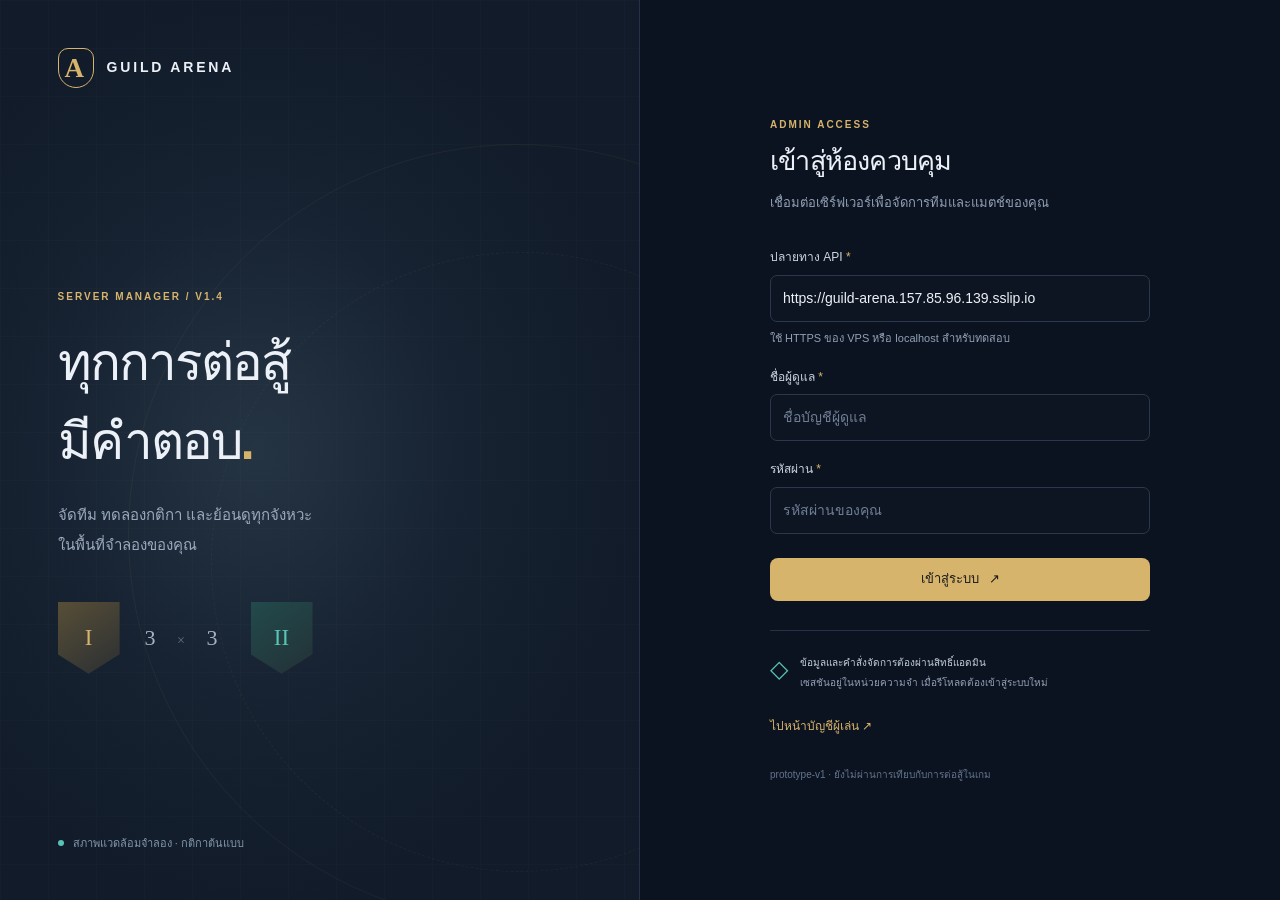
<file: index.html>
<!doctype html>
<html lang="th">
<head>
  <meta charset="utf-8">
  <meta name="viewport" content="width=device-width, initial-scale=1">
  <meta name="color-scheme" content="dark">
  <meta name="description" content="Guild Arena — ระบบจัดการทีมจำลองและทดลองการต่อสู้ 3 ต่อ 3 สำหรับผู้ดูแล">
  <meta name="referrer" content="no-referrer">
  <title>Guild Arena · Server Manager</title>
  <link rel="icon" href="data:image/svg+xml,%3Csvg xmlns='http://www.w3.org/2000/svg' viewBox='0 0 64 64'%3E%3Crect width='64' height='64' rx='16' fill='%230c1421'/%3E%3Cpath d='M32 9 51 17v16c0 10-11 18-19 22C24 51 13 43 13 33V17z' fill='none' stroke='%23d7b46b' stroke-width='4'/%3E%3Cpath d='m24 40 8-20 8 20m-13-7h10' fill='none' stroke='%23d7b46b' stroke-width='3'/%3E%3C/svg%3E">
  <link rel="stylesheet" href="./styles.css">
  <script type="module" src="./app.js"></script>
</head>
<body>
  <a class="skip-link" href="#main-content">ข้ามไปยังเนื้อหา</a>
  <div id="notifications" class="notifications" aria-live="polite" aria-atomic="false"></div>
  <section id="login-screen" class="login-screen" aria-label="เข้าสู่ระบบผู้ดูแล">
    <div class="login-art" aria-hidden="true">
      <div class="orbit orbit-one"></div><div class="orbit orbit-two"></div>
      <div class="login-brand"><span class="brand-emblem">A</span><span>GUILD ARENA</span></div>
      <div class="login-intro"><span class="eyebrow">SERVER MANAGER / V1.4</span><h1>ทุกการต่อสู้<br>มีคำตอบ<span class="gold">.</span></h1><p>จัดทีม ทดลองกติกา และย้อนดูทุกจังหวะ<br>ในพื้นที่จำลองของคุณ</p><div class="arena-mark"><div class="fighter fighter-a">I</div><span>3 <i>×</i> 3</span><div class="fighter fighter-b">II</div></div></div>
      <div class="login-footer"><span class="small-dot"></span> สภาพแวดล้อมจำลอง · กติกาต้นแบบ</div>
    </div>
    <div class="login-panel"><div class="login-card">
      <div class="mobile-brand"><span class="brand-emblem">A</span> GUILD ARENA</div>
      <span class="eyebrow">ADMIN ACCESS</span><h2>เข้าสู่ห้องควบคุม</h2><p class="muted login-subtitle">เชื่อมต่อเซิร์ฟเวอร์เพื่อจัดการทีมและแมตช์ของคุณ</p>
      <form id="login-form">
        <label for="api-url">ปลายทาง API <span class="required">*</span></label><input id="api-url" type="url" placeholder="https://arena-api.example.com" autocomplete="url" required spellcheck="false"><p class="field-help">ใช้ HTTPS ของ VPS หรือ localhost สำหรับทดสอบ</p>
        <label for="username">ชื่อผู้ดูแล <span class="required">*</span></label><input id="username" autocomplete="username" required maxlength="100" placeholder="ชื่อบัญชีผู้ดูแล">
        <label for="password">รหัสผ่าน <span class="required">*</span></label><input id="password" type="password" autocomplete="current-password" required placeholder="รหัสผ่านของคุณ">
        <p id="login-error" class="inline-error" role="alert" hidden></p>
        <button id="login-button" class="button primary wide" type="submit">เข้าสู่ระบบ <span aria-hidden="true">↗</span></button>
      </form>
      <div class="login-note"><span class="lock-icon" aria-hidden="true">◇</span><p>ข้อมูลและคำสั่งจัดการต้องผ่านสิทธิ์แอดมิน<br><span class="muted">เซสชันอยู่ในหน่วยความจำ เมื่อรีโหลดต้องเข้าสู่ระบบใหม่</span></p></div>
      <p class="player-entry"><a href="./player.html">ไปหน้าบัญชีผู้เล่น ↗</a></p><p class="prototype-note">prototype-v1 · ยังไม่ผ่านการเทียบกับการต่อสู้ในเกม</p>
    </div></div>
  </section>

  <div id="app-shell" class="app-shell" hidden>
    <aside class="sidebar" aria-label="เมนูหลัก">
      <a class="brand" href="#overview"><span class="brand-emblem">A</span><span>GUILD ARENA<small>SERVER MANAGER</small></span></a>
      <div class="workspace-label"><span class="small-dot"></span> พื้นที่ทดลอง <span class="version">V1.4</span></div>
      <p class="nav-label">ห้องควบคุม</p>
      <nav id="navigation">
        <a href="#overview" data-route="overview" class="nav-link active"><span class="nav-icon" aria-hidden="true">▦</span>ภาพรวม<span class="nav-chevron">›</span></a>
        <a href="#teams" data-route="teams" class="nav-link"><span class="nav-icon" aria-hidden="true">♧</span>ทีมจำลอง</a>
        <a href="#match" data-route="match" class="nav-link"><span class="nav-icon" aria-hidden="true">⚔</span>เริ่มการต่อสู้</a>
        <a href="#batches" data-route="batches" class="nav-link"><span class="nav-icon" aria-hidden="true">▥</span>ชุดทดลองและเปรียบเทียบ</a>
        <a href="#history" data-route="history" class="nav-link"><span class="nav-icon" aria-hidden="true">◷</span>ประวัติแมตช์</a>
        <a href="#replay" data-route="replay" class="nav-link"><span class="nav-icon" aria-hidden="true">▷</span>Snapshot และรีเพลย์</a>
        <p class="nav-label nav-label-secondary">ระบบเซิร์ฟเวอร์</p>
        <a href="#runners" data-route="runners" class="nav-link"><span class="nav-icon" aria-hidden="true">⇥</span>เชื่อมตัวรัน</a>
        <a href="#jobs" data-route="jobs" class="nav-link"><span class="nav-icon" aria-hidden="true">⇄</span>คิวและข้อผิดพลาด</a>
        <a href="#backups" data-route="backups" class="nav-link"><span class="nav-icon" aria-hidden="true">▤</span>สำรองและกู้คืน</a>
        <a href="#players" data-route="players" class="nav-link"><span class="nav-icon" aria-hidden="true">♙</span>บัญชีผู้เล่น</a>
        <a href="#security" data-route="security" class="nav-link"><span class="nav-icon" aria-hidden="true">◇</span>บัญชีและความปลอดภัย</a>
      </nav>
      <div class="sidebar-bottom"><div class="prototype-card"><span class="tiny-tag">SIMULATION ONLY</span><p>กติกาการต่อสู้ต้นแบบ</p><small>ใช้ข้อมูลจำลองทั้งหมด<br>ยังไม่เชื่อมกับข้อมูลเกมจริง</small></div><div class="admin-row"><span class="avatar" aria-hidden="true">A</span><div><strong id="admin-name">ผู้ดูแล</strong><small>ผู้ดูแลระบบ</small></div><button id="logout-button" type="button" class="icon-button" aria-label="ออกจากระบบ" title="ออกจากระบบ">↪</button></div></div>
    </aside>
    <div class="main-wrap">
      <header class="topbar"><div class="breadcrumb">พื้นที่ทำงาน <span>/</span> <strong id="breadcrumb-current">ภาพรวม</strong></div><div class="topbar-right"><span id="connection-badge" class="connection-badge"><span class="small-dot"></span><span>กำลังตรวจสอบ</span></span><button id="refresh-button" class="icon-button" title="โหลดข้อมูลใหม่" aria-label="โหลดข้อมูลใหม่">↻</button><button id="topbar-logout-button" class="icon-button mobile-logout" title="ออกจากระบบ" aria-label="ออกจากระบบ">↪</button></div></header>
      <main id="main-content" tabindex="-1">
        <div class="page-heading"><div><p class="eyebrow" id="page-eyebrow">CONTROL CENTER</p><h1 id="page-title">ภาพรวมเซิร์ฟเวอร์</h1><p id="page-description" class="muted">สถานะระบบและการทดลองต่อสู้ในพื้นที่เดียว</p></div><div class="heading-meta"><span id="page-badge" class="tiny-tag">PROTOTYPE V1</span><small id="last-updated">ยังไม่ได้โหลดข้อมูล</small></div></div>
        <p id="page-error" class="inline-error" role="alert" hidden></p>
        <p id="page-loading" class="loading-line" role="status" hidden>กำลังโหลดข้อมูลจากเซิร์ฟเวอร์…</p>

        <section id="view-overview" class="view" aria-label="ภาพรวม">
          <div class="overview-banner"><div><span class="eyebrow">THE ARENA IS YOUR LAB</span><h2>ทดลอง วัดผล แล้วปรับทีม</h2><p>จัดทีม 3 ตัวละคร ล็อก seed และกติกา<br>เพื่อให้ทุกการทดสอบย้อนตรวจได้</p><a class="button primary" href="#match">เริ่มการต่อสู้ <span aria-hidden="true">↗</span></a></div><div class="banner-arena" aria-hidden="true"><span class="arena-ring"></span><span class="arena-number">3<span>VS</span>3</span><span class="arena-caption">GUILD / ARENA</span></div></div>
          <div class="metric-grid"><article class="metric-card"><span class="metric-icon">◉</span><p>สถานะ API</p><strong id="metric-api">—</strong><small id="metric-api-caption">รอข้อมูลจากเซิร์ฟเวอร์</small></article><article class="metric-card"><span class="metric-icon teal">⇄</span><p>สถานะ Worker</p><strong id="metric-worker">—</strong><small id="metric-worker-caption">รอข้อมูลจากเซิร์ฟเวอร์</small></article><article class="metric-card"><span class="metric-icon">◷</span><p>งานในคิว</p><strong id="metric-queue">—</strong><small>รอประมวลผลและกำลังทำงาน</small></article><article class="metric-card"><span class="metric-icon teal">⚔</span><p>แมตช์ทั้งหมด</p><strong id="metric-matches">—</strong><small>ตามข้อมูลที่ API ส่งกลับ</small></article></div>
          <div class="overview-grid"><article class="panel"><div class="panel-heading"><div><span class="eyebrow">RECENT ACTIVITY</span><h2>แมตช์ล่าสุด</h2></div><a href="#history" class="text-link">ดูทั้งหมด ↗</a></div><div id="recent-matches"></div></article><article class="panel system-panel"><div class="panel-heading"><div><span class="eyebrow">SYSTEM</span><h2>การเชื่อมต่อ</h2></div></div><dl class="details-list"><div><dt>ปลายทาง API</dt><dd id="overview-endpoint" class="mono break-word">—</dd></div><div><dt>รูปแบบทีม</dt><dd>schemaVersion 1 · 3 ตัวละคร</dd></div><div><dt>กติกาที่ใช้</dt><dd class="mono">prototype-v1</dd></div><div><dt>ขอบเขตข้อมูล</dt><dd>ข้อมูลจำลอง</dd></div></dl><details class="raw-details"><summary>ข้อมูลสถานะจาก API</summary><pre id="raw-status" class="json-output">ยังไม่มีข้อมูล</pre></details></article></div>
          <div class="overview-grid spaced-panel"><article class="panel"><div class="panel-heading"><div><span class="eyebrow">STORAGE HEALTH</span><h2>พื้นที่จัดเก็บ</h2></div></div><div id="storage-summary" class="storage-grid"><p class="muted small-text">รอข้อมูลจาก API</p></div></article><article class="panel"><div class="panel-heading"><div><span class="eyebrow">ATTENTION</span><h2>การแจ้งเตือนระบบ</h2></div></div><div id="system-alerts"><p class="muted small-text">รอข้อมูลจาก API</p></div></article></div>
        </section>

        <section id="view-teams" class="view" aria-label="ทีมจำลอง" hidden>
          <div class="split-grid"><article class="panel"><div class="panel-heading"><div><span class="eyebrow">ROSTER</span><h2>ทีมของคุณ <span id="team-count" class="count-badge">0</span></h2></div><button id="new-team-button" class="button secondary small" type="button">+ ทีมใหม่</button></div><div id="team-list"></div></article><article class="panel"><div class="panel-heading"><div><span class="eyebrow">TEAM EDITOR</span><h2 id="team-editor-title">สร้างทีมจำลอง</h2></div><span id="team-revision" class="tiny-tag">SCHEMA V1</span></div><div class="info-box">ทีมหนึ่งมี 3 ตัวละคร ตำแหน่ง 1–3 ไม่ซ้ำกัน กำหนดสเตตัส อุปกรณ์ และสกิลผ่าน JSON ด้านล่าง</div><div class="button-row sample-actions"><button id="sample-a-button" class="button secondary small" type="button">ใส่ตัวอย่างทีม A</button><button id="sample-b-button" class="button secondary small" type="button">ใส่ตัวอย่างทีม B</button></div><p class="field-help">ปุ่มตัวอย่างเติมแบบฟอร์มเท่านั้น กดบันทึกเพื่อสร้างข้อมูลบนเซิร์ฟเวอร์</p><form id="team-form"><label for="team-json">ข้อมูลทีม JSON</label><textarea id="team-json" class="code-editor" rows="22" required spellcheck="false" aria-describedby="team-help"></textarea><p id="team-help" class="field-help">skills รองรับ strike, power-strike, heal · สเตตัสและอุปกรณ์ใช้จำนวนเต็ม</p><p id="team-error" class="inline-error" role="alert" hidden></p><div class="form-footer"><span class="muted small-text">API ตรวจข้อมูลก่อนบันทึกทุกครั้ง</span><button id="save-team-button" class="button primary" type="submit">บันทึกทีม</button></div></form><details class="raw-details"><summary>ดูรูปแบบข้อมูลและข้อกำหนด</summary><p class="field-help">schemaVersion: 1 · name · characters จำนวน 3 รายการ แต่ละรายการมี id, name, position, stats { hp, attack, defense, speed }, equipment { weaponAttack, armorDefense, bonusHp } และ skills [{ id }] ข้อจำกัดค่าตัวเลขทั้งหมดตรวจซ้ำโดย Backend</p></details></article></div>
        </section>

        <section id="view-match" class="view" aria-label="เริ่มการต่อสู้" hidden>
          <div class="match-layout"><article class="panel match-panel"><div class="panel-heading"><div><span class="eyebrow">NEW SIMULATION</span><h2>จับคู่การต่อสู้</h2></div><span class="tiny-tag">3 × 3</span></div><form id="match-form"><div class="matchup"><div class="team-slot"><span class="side-label">ฝ่าย A</span><div class="slot-emblem gold-emblem" aria-hidden="true">I</div><label for="team-a">ทีมฝ่าย A</label><select id="team-a" required><option value="">เลือกทีม</option></select><p id="team-a-info" class="field-help">เลือกทีมที่บันทึกไว้</p></div><span class="versus" aria-hidden="true">VS</span><div class="team-slot"><span class="side-label">ฝ่าย B</span><div class="slot-emblem teal-emblem" aria-hidden="true">II</div><label for="team-b">ทีมฝ่าย B</label><select id="team-b" required><option value="">เลือกทีม</option></select><p id="team-b-info" class="field-help">เลือกทีมที่บันทึกไว้</p></div></div><div class="seed-row"><div><label for="battle-seed">Seed</label><div class="input-action"><input id="battle-seed" type="text" inputmode="numeric" pattern="[0-9]+" required maxlength="10" placeholder="0–4294967295"><button id="random-seed-button" class="button secondary" type="button">สุ่ม seed</button></div><p class="field-help">จำนวนเต็ม 0–4294967295 ใช้ล็อกลำดับการสุ่ม</p></div><div><label for="rules-version">เวอร์ชันกติกา</label><input id="rules-version" value="prototype-v1" readonly><p class="field-help">สูตรต้นแบบ ยังไม่ใช่สูตรที่ยืนยันจากเกม</p></div></div><p id="match-error" class="inline-error" role="alert" hidden></p><div class="form-footer"><button id="new-command-button" class="button secondary" type="button">เริ่มคำสั่งใหม่</button><button id="start-match-button" class="button primary" type="submit">เริ่มการต่อสู้ <span aria-hidden="true">↗</span></button></div></form><div id="submitted-match" class="submitted-match" hidden></div></article><aside class="panel info-panel"><span class="eyebrow">REPRODUCIBLE BY DESIGN</span><h2>ทดสอบอย่างตรวจสอบได้</h2><ol class="steps-list"><li><span>01</span><div><strong>เลือกข้อมูลทีม</strong><p>ใช้ revision ที่แสดง และล็อก snapshot ก่อนเริ่ม</p></div></li><li><span>02</span><div><strong>ส่งผ่านคิว</strong><p>ติดตามสถานะรอ ทำงาน สำเร็จ หรือล้มเหลว</p></div></li><li><span>03</span><div><strong>ย้อนดูผล</strong><p>เปิด snapshot และตรวจการจำลองซ้ำด้วยกติกาเดิม</p></div></li></ol><div class="info-box">หากเครือข่ายขัดข้อง ให้ส่งข้อมูลเดิมอีกครั้ง หน้าเว็บจะใช้รหัสคำสั่งเดิม เพื่อไม่สร้างแมตช์ซ้ำ</div></aside></div>
        </section>

        <section id="view-batches" class="view" aria-label="ชุดทดลองและเปรียบเทียบ" hidden>
          <article class="panel"><div class="panel-heading"><div><span class="eyebrow">BATCH EXPERIMENTS</span><h2>ทดสอบหลาย seed ในครั้งเดียว</h2></div><span class="tiny-tag">สูงสุด 100 แมตช์ / ชุด</span></div><div class="info-box">แต่ละชุดล็อก snapshot และ revision ของทีม ใช้ seed ต่อเนื่องจากค่าที่กำหนด สถิติจะสมบูรณ์เมื่อทุกแมตช์สำเร็จ ค่าที่แสดงระหว่างประมวลผลเป็นผลเบื้องต้น</div><p id="batch-queue-warning" class="queue-note">กำลังตรวจสถานะคิว…</p>
          <form id="batch-form"><div class="batch-form-grid"><div class="full-span"><label for="batch-name">ชื่อชุดทดลอง</label><input id="batch-name" required maxlength="80" placeholder="เช่น เปรียบเทียบทีมอรุณกับอสูร รอบ 1"></div><div><label for="batch-team-a">ทีมฝ่าย A</label><select id="batch-team-a" required><option value="">เลือกทีม</option></select><p id="batch-team-a-info" class="field-help">เลือกทีมที่บันทึกไว้</p></div><div><label for="batch-team-b">ทีมฝ่าย B</label><select id="batch-team-b" required><option value="">เลือกทีม</option></select><p id="batch-team-b-info" class="field-help">เลือกทีมที่บันทึกไว้</p></div><div><label for="batch-start-seed">Seed เริ่มต้น</label><div class="input-action"><input id="batch-start-seed" inputmode="numeric" pattern="[0-9]+" maxlength="10" required placeholder="0–4294967295"><button id="batch-random-seed-button" class="button secondary" type="button">สุ่ม seed</button></div><p class="field-help">seed สุดท้ายต้องไม่เกิน 4294967295</p></div><div><label for="batch-count">จำนวนแมตช์</label><input id="batch-count" type="number" min="1" max="100" step="1" value="10" required><p class="field-help">1–100 แมตช์ · กติกา prototype-v1</p></div></div><p id="batch-error" class="inline-error" role="alert" hidden></p><div class="form-footer"><button id="batch-new-command-button" class="button secondary" type="button">เริ่มคำสั่งชุดใหม่</button><button id="start-batch-button" class="button primary" type="submit">เริ่มชุดทดลอง ↗</button></div></form><div id="batch-submitted" class="submitted-match" hidden></div></article>
          <article class="panel spaced-panel"><div class="panel-heading"><div><span class="eyebrow">EXPERIMENT HISTORY</span><h2>ชุดทดลองของคุณ</h2></div><span class="tiny-tag">อัปเดตทุก 15 วินาที</span></div><div id="batch-list"></div></article>
          <article id="batch-detail-panel" class="panel spaced-panel" hidden><div class="panel-heading"><div><span class="eyebrow">EXPERIMENT DETAIL</span><h2 id="batch-detail-title">รายละเอียดชุดทดลอง</h2></div><div class="button-row"><button id="batch-rerun-button" class="button secondary small" type="button">ทดลองซ้ำ Snapshot เดิม</button><button id="batch-csv-button" class="button secondary small" type="button">ดาวน์โหลด CSV</button></div></div><p id="batch-provisional" class="info-box" hidden></p><div id="batch-detail-meta" class="snapshot-meta"></div><div id="batch-summary" class="batch-summary"></div><p class="field-help">อัตราชนะและรอบเฉลี่ยคำนวณจากแมตช์ที่สำเร็จตามข้อมูลของ API การทดลองซ้ำใช้ snapshot เดิม แม้ทีมปัจจุบันถูกแก้ไขแล้ว</p><div id="batch-matches" class="bounded-table"></div></article>
          <article class="panel spaced-panel"><div class="panel-heading"><div><span class="eyebrow">SIDE BY SIDE</span><h2>เปรียบเทียบสองชุดทดลอง</h2></div></div><form id="batch-compare-form" class="compare-form"><div><label for="compare-batch-a">ชุดที่ 1</label><select id="compare-batch-a" required><option value="">เลือกชุดทดลอง</option></select></div><div><label for="compare-batch-b">ชุดที่ 2</label><select id="compare-batch-b" required><option value="">เลือกชุดทดลอง</option></select></div><button id="compare-batches-button" class="button primary" type="submit">เปรียบเทียบ</button></form><div id="batch-comparison"></div></article>
        </section>

        <section id="view-history" class="view" aria-label="ประวัติแมตช์" hidden><article class="panel"><div class="panel-heading"><div><span class="eyebrow">BATTLE RECORDS</span><h2>ประวัติการต่อสู้</h2></div><label class="filter-label" for="match-filter">แสดง<select id="match-filter"><option value="all">ทุกสถานะ</option><option value="queued">รอประมวลผล</option><option value="running">กำลังทำงาน</option><option value="succeeded">สำเร็จ</option><option value="failed">ล้มเหลว</option></select></label></div><div id="match-history"></div></article><article id="match-detail-panel" class="panel spaced-panel" hidden><div class="panel-heading"><div><span class="eyebrow">MATCH DETAIL</span><h2>รายละเอียดแมตช์</h2></div><button id="detail-replay-button" class="button secondary small" type="button">เปิดรีเพลย์ ↗</button></div><div id="match-detail"></div></article></section>

        <section id="view-replay" class="view" aria-label="Snapshot และรีเพลย์" hidden><article class="panel"><div class="panel-heading"><div><span class="eyebrow">SNAPSHOT EXPLORER</span><h2>ย้อนดูทุกเหตุการณ์</h2></div></div><form id="snapshot-form" class="lookup-form"><div><label for="snapshot-id">รหัสแมตช์</label><input id="snapshot-id" class="mono" required placeholder="กรอกรหัสแมตช์ หรือเลือกจากประวัติ"></div><button id="load-snapshot-button" class="button primary" type="submit">เปิด Snapshot</button></form><div class="info-box">หน้านี้เล่นลำดับเหตุการณ์ที่บันทึกไว้ ปุ่มตรวจผลซ้ำใช้ snapshot, seed และเวอร์ชันที่ล็อกไว้ งานตัวรันแสดงข้อมูลตามสัญญาของตัวรัน ส่วนแมตช์ต้นแบบใช้กติกา prototype-v1</div><div id="snapshot-empty" class="empty-state"><span class="empty-icon" aria-hidden="true">▷</span><h3>เลือกแมตช์เพื่อเริ่มสำรวจ</h3><p>ดูเหตุการณ์และผลจาก snapshot โดยแสดงตามชนิดของงาน</p></div><div id="snapshot-content" hidden><p id="snapshot-kind-notice" class="info-box" hidden></p><div id="snapshot-meta" class="snapshot-meta"></div><div class="playback"><div class="playback-controls"><button id="previous-event-button" class="icon-button" type="button" aria-label="เหตุการณ์ก่อนหน้า">❮</button><button id="play-events-button" class="button secondary small" type="button">เล่นเหตุการณ์</button><button id="next-event-button" class="icon-button" type="button" aria-label="เหตุการณ์ถัดไป">❯</button><span id="event-position" class="mono">0 / 0</span></div><input id="event-range" type="range" min="0" max="0" value="0" aria-label="ตำแหน่งเหตุการณ์"><div id="current-event" class="current-event"></div></div><div class="button-row snapshot-actions"><button id="replay-check-button" class="button primary" type="button">ตรวจผลการจำลองซ้ำ</button><button id="download-snapshot-button" class="button secondary" type="button">ดาวน์โหลด Snapshot</button></div><div id="replay-check-result" class="check-result" role="status" hidden></div><div id="event-table"></div><details class="raw-details"><summary>ดู Snapshot JSON และค่า hash</summary><pre id="snapshot-json" class="json-output"></pre></details></div></article></section>

        <section id="view-runners" class="view" aria-label="เชื่อมตัวรัน" hidden>
          <div class="runner-handoff"><span id="runner-handoff-tag" class="tiny-tag">GAME RUNNER · ตรวจทะเบียน</span><h2 id="runner-handoff-title">สถานะตัวรันเกมจากเซิร์ฟเวอร์</h2><p id="runner-handoff-description">กำลังอ่านสถานะการติดตั้งและความพร้อมจาก API</p></div>
          <div class="runner-overview-grid"><article class="panel"><div class="panel-heading"><div><span class="eyebrow">RUNNER READINESS</span><h2>ความพร้อมรับงาน</h2></div></div><div id="runner-readiness"><p class="muted small-text">รอข้อมูลจาก API</p></div></article><article class="panel"><div class="panel-heading"><div><span class="eyebrow">REGISTERED RUNNERS</span><h2>ทะเบียนตัวรัน</h2></div></div><div id="runner-registry"><p class="muted small-text">รอข้อมูลจาก API</p></div></article></div>
          <article class="panel spaced-panel"><div class="panel-heading"><div><span class="eyebrow">MANAGER FIXTURE</span><h2>ทดสอบช่องทางรับส่งข้อมูล</h2></div><span class="tiny-tag">TEST ONLY · ไม่มีการต่อสู้</span></div><div class="info-box">โหลดคำขอตัวอย่างจาก API แล้วส่ง JSON ตามสัญญาของตัวรัน ทีมในสัญญารองรับ 1–3 ตัวละครต่อฝ่าย ข้อมูลเกมที่ส่งมาเก็บตามต้นฉบับ โดย Dashboard ไม่ตีความสกิล สเตตัส อุปกรณ์ หรือแผนที่</div><p id="runner-fixture-status" class="queue-note">ยังไม่ได้โหลดทะเบียนตัวรัน</p><div class="button-row sample-actions"><button id="runner-load-fixture-button" class="button secondary" type="button">โหลดคำขอ Fixture จาก API</button></div><p class="field-help">โหลดตัวอย่างจะเติมแบบฟอร์มเท่านั้น ตัวทดสอบเริ่มต้นปิดใช้งาน ต้องเปิดพร้อมยืนยันในทะเบียนก่อนส่งงาน</p><form id="runner-request-form"><label for="runner-request-json">คำขอ JSON</label><textarea id="runner-request-json" class="code-editor runner-code-editor" rows="20" required spellcheck="false" placeholder="กดโหลดคำขอ Fixture จาก API เพื่อเริ่ม"></textarea><p id="runner-request-error" class="inline-error" role="alert" hidden></p><div class="form-footer"><button id="runner-new-command-button" class="button secondary" type="button">เริ่มคำสั่งทดสอบใหม่</button><button id="runner-submit-button" class="button primary" type="submit">ส่งงานทดสอบ ↗</button></div></form><div id="runner-submitted" class="submitted-match" hidden></div></article>
          <article id="runner-result-panel" class="panel spaced-panel" hidden><div class="panel-heading"><div><span class="eyebrow">RUNNER RESPONSE</span><h2>ผลการทดสอบล่าสุด</h2></div><span class="tiny-tag">TEST ONLY</span></div><div id="runner-result-meta" class="snapshot-meta"></div><div class="button-row"><button id="runner-result-history-button" class="button secondary small" type="button">เปิดรายละเอียดงาน</button><button id="runner-result-replay-button" class="button secondary small" type="button">เปิด Snapshot / เหตุการณ์</button></div><details class="raw-details" open><summary>Result จากตัวรัน</summary><pre id="runner-result-json" class="json-output"></pre></details><details class="raw-details"><summary>ข้อมูลตอบกลับทั้งหมด</summary><pre id="runner-match-json" class="json-output"></pre></details></article>
        </section>

        <section id="view-jobs" class="view" aria-label="คิวและข้อผิดพลาด" hidden><div class="info-box page-info">ลองใหม่ได้เฉพาะงานที่ล้มเหลว โดยใช้แมตช์และ snapshot เดิม ประวัติข้อผิดพลาดจะแสดงตามข้อมูลจาก API</div><article class="panel"><div class="panel-heading"><div><span class="eyebrow">JOB QUEUE</span><h2>งานประมวลผล</h2></div><span class="tiny-tag">AUTO REFRESH · 15S</span></div><div id="jobs-list"></div></article></section>

        <section id="view-backups" class="view" aria-label="สำรองและกู้คืน" hidden><div class="info-box page-info">Backup ใช้กู้ข้อมูลระบบ ส่วน battle snapshot ใช้ตรวจการต่อสู้ การกู้คืนทดสอบทำในฐานแยก สถานะตารางอัตโนมัติ การเก็บสำเนา และ Google Drive ด้านล่างอ่านจากเซิร์ฟเวอร์ การลบตามนโยบายจำกัดเฉพาะ Backup ที่ระบบนี้บันทึกไว้ ตาราง Backup ใน VPS ทำงานได้อิสระ การส่งสำเนา Google Drive ต้องเปิด Codex app และเชื่อม Drive อยู่</div><article class="panel"><div class="panel-heading"><div><span class="eyebrow">DATABASE BACKUPS</span><h2>ข้อมูลสำรอง</h2></div><button id="create-backup-button" class="button primary small" type="button">+ สร้าง Backup</button></div><div id="backups-list"></div></article><article class="panel spaced-panel"><div class="panel-heading"><div><span class="eyebrow">RESTORE VERIFICATION</span><h2>ประวัติทดสอบกู้คืน</h2></div></div><div id="restore-tests-list"></div></article><article class="panel spaced-panel"><div class="panel-heading"><div><span class="eyebrow">BACKUP POLICY</span><h2>ตารางและนโยบายสำรองข้อมูล</h2></div></div><div id="backup-policy"><p class="muted small-text">รอข้อมูลจาก API</p></div></article><article class="panel spaced-panel"><div class="panel-heading"><div><span class="eyebrow">OFFSITE COPIES</span><h2>สำเนานอก VPS</h2></div></div><div id="backup-copies" class="bounded-table"></div></article></section>
        <section id="view-players" class="view" aria-label="บัญชีผู้เล่น" hidden>
          <div class="info-box page-info">ระบบบัญชีพร้อมให้ทีมเกมเชื่อมต่อ ผู้เล่นสมัครและเข้าสู่ระบบได้ที่หน้าบัญชีแยก หน้านี้จัดการสิทธิ์โหมดเกมตามสถานะ Backend ส่วนหน้าผู้เล่นด้านล่างใช้สร้างคำขอ fixture เท่านั้น <a href="./player.html" target="_blank" rel="noopener" class="text-link">เปิดหน้าบัญชีผู้เล่น ↗</a></div>
          <article class="panel"><div class="panel-heading"><div><span class="eyebrow">REGISTRATION CONTROL</span><h2>การสมัครบัญชีใหม่</h2></div><button id="registration-toggle-button" class="button secondary small" type="button" disabled>รอข้อมูล</button></div><div id="player-settings-summary" class="snapshot-meta"><p class="muted">รอข้อมูลจาก API</p></div><p class="field-help">การเปลี่ยนสถานะต้องยืนยันและใช้ revision ล่าสุด Backend ตรวจสิทธิ์และบันทึก Audit ทุกคำสั่ง</p></article>
          <article class="panel spaced-panel"><div class="panel-heading"><div><span class="eyebrow">PLAYER ARENA MODES</span><h2>โหมดของผู้เล่น</h2></div></div><div id="player-arena-settings-summary" class="snapshot-meta"></div><div class="fixture-mode-controls"><label><input id="player-fixture-challenges" type="checkbox" disabled> คำท้า fixture · TEST ONLY</label><label><input id="player-fixture-matchmaking" type="checkbox" disabled> สุ่ม fixture · TEST ONLY</label><label><input id="player-game-challenges" type="checkbox" disabled> คำท้าเกม</label><label><input id="player-game-matchmaking" type="checkbox" disabled> สุ่มจับคู่เกม</label><button id="player-fixture-toggle-button" class="button secondary small" type="button" disabled>บันทึกโหมดผู้เล่น</button></div><div id="player-game-runner-summary" class="snapshot-meta"></div><p class="info-box">Fixture ใช้ทดสอบการรับส่งข้อมูลเท่านั้น ส่วนโหมดเกมใช้ตัวรัน Sim/Hex ที่ล็อก artifact ไว้และต้องพร้อมรับงาน การเปิดโหมดไม่เปลี่ยนทะเบียนตัวรัน ทีมเป็น client-submitted ไม่มีอันดับหรือรางวัล ทุกการบันทึกทำให้คิวที่รออยู่ต้องเข้าคิวใหม่ และ Backend ตรวจสิทธิ์แอดมินพร้อม revision ทุกคำสั่ง หน้าผู้เล่นเว็บนี้ยังสร้างคำขอ fixture เท่านั้น</p></article>
          <article class="panel spaced-panel"><div class="panel-heading"><div><span class="eyebrow">PLAYER DIRECTORY</span><h2>รายชื่อผู้เล่น</h2></div><button id="players-latest-button" class="button secondary small" type="button">กลับรายการล่าสุด</button></div><form id="players-search-form" class="player-search-form"><div><label for="player-search">ค้นหาบัญชีหรือชื่อที่แสดง</label><input id="player-search" type="search" maxlength="100" placeholder="ชื่อผู้ใช้หรือชื่อที่แสดง" autocomplete="off"></div><button id="players-search-button" class="button secondary" type="submit">ค้นหา</button></form><p id="players-error" class="inline-error" role="alert" hidden></p><p id="players-page-label" class="field-help">โหลดครั้งละไม่เกิน 50 บัญชี</p><div id="players-list" class="bounded-table"></div><div class="audit-pagination"><button id="players-next-button" class="button secondary" type="button" disabled>ดูรายการก่อนหน้า</button></div></article>
        </section>
        <section id="view-security" class="view" aria-label="บัญชีและความปลอดภัย" hidden>
          <div class="security-grid"><article class="panel"><div class="panel-heading"><div><span class="eyebrow">ADMIN ACCOUNT</span><h2>เปลี่ยนรหัสผ่าน</h2></div></div><p class="field-help">เมื่อเปลี่ยนสำเร็จ เซสชันทั้งหมดจะถูกยกเลิก และต้องเข้าสู่ระบบด้วยรหัสผ่านใหม่</p><form id="password-form"><label for="current-password">รหัสผ่านปัจจุบัน</label><input id="current-password" type="password" autocomplete="current-password" required><label for="new-password">รหัสผ่านใหม่</label><input id="new-password" type="password" autocomplete="new-password" minlength="12" maxlength="1024" required><label for="confirm-new-password">ยืนยันรหัสผ่านใหม่</label><input id="confirm-new-password" type="password" autocomplete="new-password" minlength="12" maxlength="1024" required><p class="field-help">ใช้ 12–1024 ตัวอักษร และต่างจากรหัสเดิม เซิร์ฟเวอร์ตรวจความปลอดภัยซ้ำ</p><p id="password-error" class="inline-error" role="alert" hidden></p><button id="change-password-button" class="button primary" type="submit">เปลี่ยนรหัสผ่าน</button></form></article>
          <article class="panel"><div class="panel-heading"><div><span class="eyebrow">SESSION CONTROL</span><h2>ออกจากระบบทุกอุปกรณ์</h2></div></div><p class="field-help">ยกเลิกเซสชันทั้งหมด รวมถึงหน้าที่คุณกำลังใช้งาน อุปกรณ์อื่นต้องเข้าสู่ระบบใหม่</p><form id="revoke-sessions-form"><label for="revoke-password">ยืนยันด้วยรหัสผ่านปัจจุบัน</label><input id="revoke-password" type="password" autocomplete="current-password" required><p id="revoke-error" class="inline-error" role="alert" hidden></p><button id="revoke-sessions-button" class="button secondary" type="submit">ยกเลิกทุกเซสชัน</button></form><div class="info-box security-note">หน้าเว็บเก็บโทเคนเฉพาะในหน่วยความจำ การปิดหน้านี้ไม่ยกเลิกเซสชันบนอุปกรณ์อื่น ใช้คำสั่งด้านบนเมื่อต้องการยกเลิกทั้งหมด</div></article></div>
          <article class="panel spaced-panel"><div class="panel-heading"><div><span class="eyebrow">AUDIT TRAIL</span><h2>บันทึกการใช้งานแอดมิน</h2></div><button id="audit-latest-button" class="button secondary small" type="button">กลับหน้าล่าสุด</button></div><label for="audit-filter">ค้นหาในหน้าที่แสดง</label><input id="audit-filter" type="search" placeholder="ผู้กระทำ คำสั่ง หรือเป้าหมาย"><p id="audit-page-label" class="field-help">โหลดครั้งละไม่เกิน 50 รายการ</p><div id="audit-list" class="bounded-table"></div><div class="audit-pagination"><button id="audit-next-button" class="button secondary" type="button" disabled>ดูรายการก่อนหน้า</button></div></article>
        </section>
      </main><footer class="app-footer"><span>GUILD ARENA <span class="footer-divider">/</span> SERVER MANAGER V1.4</span><span>ข้อมูลจำลอง · การต่อสู้ 3 ต่อ 3</span></footer>
    </div>
  </div>
  <dialog id="restore-dialog" class="confirm-dialog"><form id="restore-form"><span class="eyebrow">RESTORE TEST</span><h2>ทดสอบกู้คืนข้อมูลสำรอง</h2><p>ระบบจะกู้ข้อมูลลงฐานทดสอบแยก แล้วตรวจความครบถ้วน โดยไม่แทนที่ฐานข้อมูลใช้งาน</p><p id="restore-target" class="mono break-word"></p><label for="restore-confirmation">พิมพ์ RESTORE TEST เพื่อยืนยัน</label><input id="restore-confirmation" autocomplete="off" required pattern="RESTORE TEST" placeholder="RESTORE TEST"><div class="button-row dialog-actions"><button id="cancel-restore-button" class="button secondary" type="button">ยกเลิก</button><button id="confirm-restore-button" class="button primary" type="submit">เริ่มทดสอบกู้คืน</button></div></form></dialog>
</body>
</html>
</file>
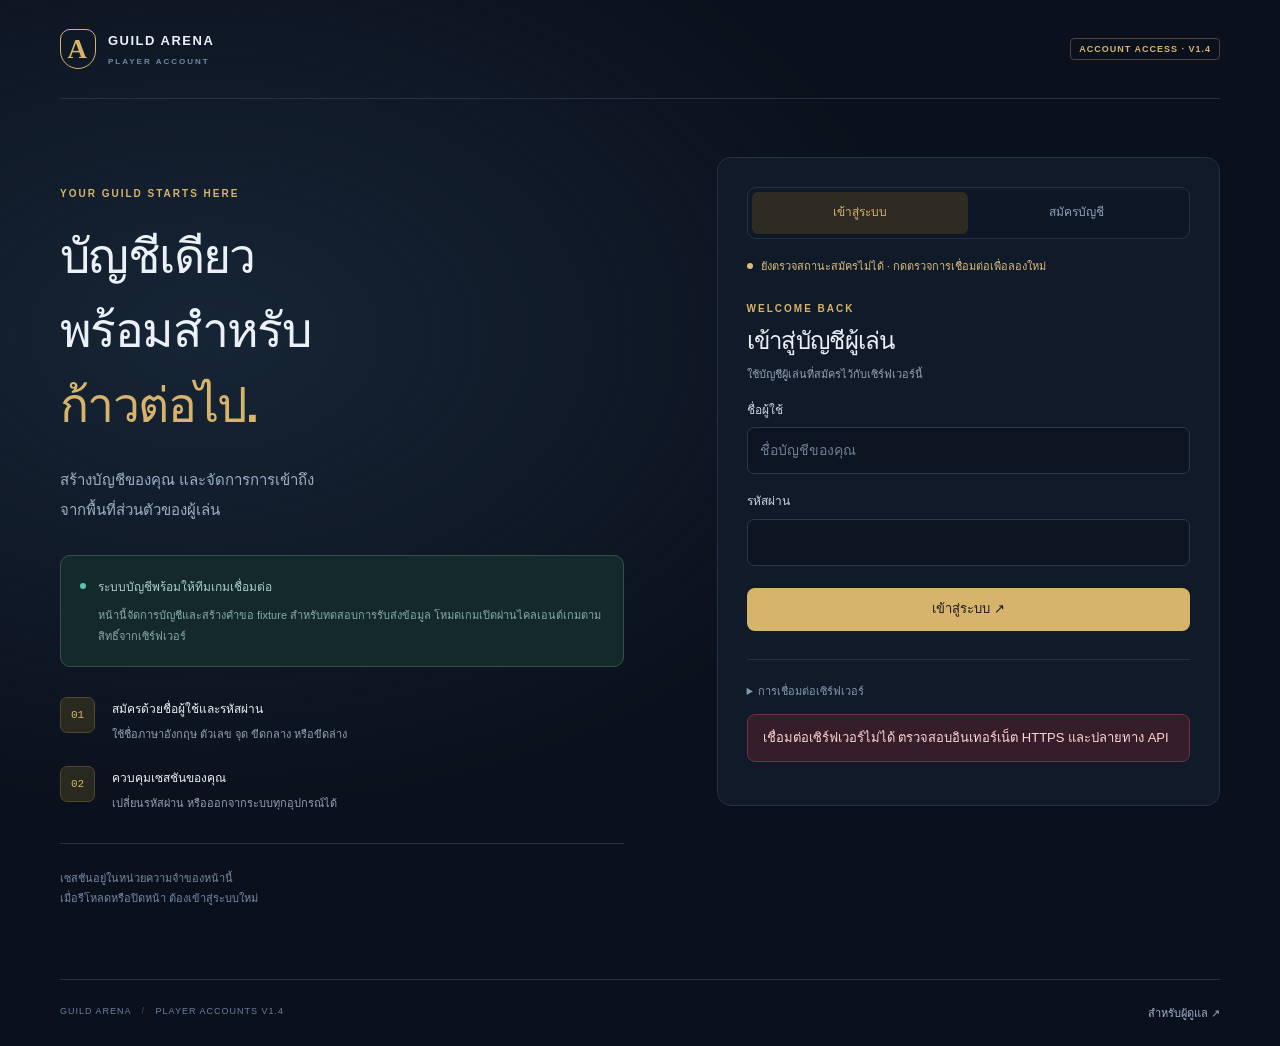
<file: player.html>
<!doctype html>
<html lang="th">
<head>
  <meta charset="utf-8">
  <meta name="viewport" content="width=device-width, initial-scale=1">
  <meta name="color-scheme" content="dark">
  <meta name="referrer" content="no-referrer">
  <meta name="description" content="บัญชีผู้เล่น Guild Arena — สมัคร เข้าสู่ระบบ และจัดการความปลอดภัยบัญชี">
  <title>บัญชีผู้เล่น · Guild Arena</title>
  <link rel="icon" href="data:image/svg+xml,%3Csvg xmlns='http://www.w3.org/2000/svg' viewBox='0 0 64 64'%3E%3Crect width='64' height='64' rx='16' fill='%230c1421'/%3E%3Cpath d='M32 9 51 17v16c0 10-11 18-19 22C24 51 13 43 13 33V17z' fill='none' stroke='%23d7b46b' stroke-width='4'/%3E%3C/svg%3E">
  <link rel="stylesheet" href="./styles.css">
  <link rel="stylesheet" href="./player.css">
  <script type="module" src="./player.js"></script>
</head>
<body class="player-page">
  <a class="skip-link" href="#player-main">ข้ามไปยังเนื้อหา</a>
  <header class="player-header"><a class="player-brand" href="./player.html"><span class="brand-emblem" aria-hidden="true">A</span><span>GUILD ARENA<small>PLAYER ACCOUNT</small></span></a><span class="tiny-tag">ACCOUNT ACCESS · V1.4</span></header>
  <main id="player-main" class="player-main" tabindex="-1">
    <div id="player-flash" class="player-flash" role="status" hidden></div>
    <section id="player-auth-view" class="player-auth-layout" aria-label="เข้าสู่ระบบหรือสมัครผู้เล่น">
      <div class="player-welcome">
        <span class="eyebrow">YOUR GUILD STARTS HERE</span><h1>บัญชีเดียว<br>พร้อมสำหรับ<span class="gold">ก้าวต่อไป.</span></h1>
        <p class="player-lead">สร้างบัญชีของคุณ และจัดการการเข้าถึง<br>จากพื้นที่ส่วนตัวของผู้เล่น</p>
        <div class="player-scope"><span class="small-dot"></span><div><strong>ระบบบัญชีพร้อมให้ทีมเกมเชื่อมต่อ</strong><p>หน้านี้จัดการบัญชีและสร้างคำขอ fixture สำหรับทดสอบการรับส่งข้อมูล โหมดเกมเปิดผ่านไคลเอนต์เกมตามสิทธิ์จากเซิร์ฟเวอร์</p></div></div>
        <div class="player-welcome-detail"><span>01</span><div><strong>สมัครด้วยชื่อผู้ใช้และรหัสผ่าน</strong><p>ใช้ชื่อภาษาอังกฤษ ตัวเลข จุด ขีดกลาง หรือขีดล่าง</p></div></div>
        <div class="player-welcome-detail"><span>02</span><div><strong>ควบคุมเซสชันของคุณ</strong><p>เปลี่ยนรหัสผ่าน หรือออกจากระบบทุกอุปกรณ์ได้</p></div></div>
        <p class="player-memory-note">เซสชันอยู่ในหน่วยความจำของหน้านี้<br>เมื่อรีโหลดหรือปิดหน้า ต้องเข้าสู่ระบบใหม่</p>
      </div>
      <article class="panel player-auth-card">
        <div class="player-auth-tabs" role="tablist" aria-label="เลือกการเข้าถึงบัญชี"><button id="player-login-tab" class="selected" type="button" role="tab" aria-selected="true" aria-controls="player-login-panel">เข้าสู่ระบบ</button><button id="player-register-tab" type="button" role="tab" aria-selected="false" aria-controls="player-register-panel" tabindex="-1">สมัครบัญชี</button></div>
        <div id="player-registration-status" class="player-registration-status" role="status">กำลังตรวจสถานะการสมัคร…</div>
        <div id="player-login-panel" role="tabpanel" aria-labelledby="player-login-tab"><span class="eyebrow">WELCOME BACK</span><h2>เข้าสู่บัญชีผู้เล่น</h2><p class="field-help">ใช้บัญชีผู้เล่นที่สมัครไว้กับเซิร์ฟเวอร์นี้</p><form id="player-login-form">
          <label for="player-login-username">ชื่อผู้ใช้</label><input id="player-login-username" name="username" autocomplete="username" autocapitalize="none" spellcheck="false" required maxlength="32" placeholder="ชื่อบัญชีของคุณ">
          <label for="player-login-password">รหัสผ่าน</label><input id="player-login-password" name="password" type="password" autocomplete="current-password" required>
          <p id="player-login-error" class="inline-error" role="alert" hidden></p><button id="player-login-button" class="button primary wide" type="submit">เข้าสู่ระบบ ↗</button>
        </form></div>
        <div id="player-register-panel" role="tabpanel" aria-labelledby="player-register-tab" hidden><span class="eyebrow">CREATE YOUR ACCOUNT</span><h2>เริ่มต้นบัญชีใหม่</h2><p class="field-help">สมัครสำเร็จแล้วจะเข้าสู่ระบบให้ทันที</p><form id="player-register-form">
          <label for="player-register-username">ชื่อผู้ใช้</label><input id="player-register-username" name="username" autocomplete="username" autocapitalize="none" spellcheck="false" required maxlength="32" placeholder="เช่น guild_traveler"><p class="field-help">3–32 ตัวอักษร: A–Z, a–z, 0–9, _ . - ตัวพิมพ์ใหญ่และเล็กเป็นบัญชีเดียวกัน</p>
          <label for="player-register-display-name">ชื่อที่แสดง <span class="muted">(ไม่บังคับ)</span></label><input id="player-register-display-name" name="displayName" autocomplete="nickname" placeholder="ชื่อที่ต้องการให้แสดง"><p class="field-help">หากระบุ ให้ใช้ 1–48 ตัวอักษร รองรับภาษาไทย</p>
          <label for="player-register-password">รหัสผ่าน</label><input id="player-register-password" name="password" type="password" autocomplete="new-password" required>
          <label for="player-register-confirm">ยืนยันรหัสผ่าน</label><input id="player-register-confirm" type="password" autocomplete="new-password" required><p class="field-help player-password-policy">ใช้ 15–128 ตัวอักษร โดยนับอักขระ Unicode</p>
          <p id="player-recovery-note" class="info-box">ขณะนี้ยังไม่มีระบบลืมรหัสผ่านหรือกู้คืนผ่านอีเมล โปรดเก็บรหัสผ่านไว้ก่อนสมัคร</p>
          <p id="player-register-error" class="inline-error" role="alert" hidden></p><button id="player-register-button" class="button primary wide" type="submit" disabled>สมัครและเข้าสู่ระบบ ↗</button>
        </form></div>
        <details class="player-connection"><summary>การเชื่อมต่อเซิร์ฟเวอร์</summary><form id="player-api-form"><label for="player-api-url">ปลายทาง API</label><input id="player-api-url" type="url" autocomplete="url" required spellcheck="false"><p class="field-help">ใช้ HTTPS หรือ localhost สำหรับทดสอบ URL นี้ไม่มีรหัสผ่านหรือคีย์</p><button id="player-api-button" class="button secondary small" type="submit">ตรวจการเชื่อมต่อ</button></form></details>
        <p id="player-config-error" class="inline-error" role="alert" hidden></p>
      </article>
    </section>
    <section id="player-account-view" aria-label="บัญชีผู้เล่นของฉัน" hidden>
      <div class="player-account-heading"><div><span class="eyebrow">MY ACCOUNT</span><h1>พื้นที่บัญชีของคุณ</h1><p class="muted">ข้อมูลจากเซิร์ฟเวอร์สำหรับบัญชีที่เข้าสู่ระบบ</p></div><button id="player-logout-button" class="button secondary" type="button">ออกจากระบบ ↪</button></div>
      <div class="info-box player-account-scope">TEST ONLY · ทีม คำท้า และคิวสุ่มในหน้านี้ใช้ทดสอบการรับส่งข้อมูล คำขอที่สร้างจากหน้านี้ไม่มีการจำลองต่อสู้เกมจริง ประวัติแสดงประเภทตามผลที่เซิร์ฟเวอร์ส่งมา</div>
      <nav class="player-workspace-nav" aria-label="พื้นที่ผู้เล่น"><button type="button" data-player-view="profile" class="selected">บัญชีของฉัน</button><button type="button" data-player-view="teams">ทีมของฉัน</button><button type="button" data-player-view="challenges">คำท้าทดสอบ</button><button type="button" data-player-view="queue">สุ่มจับคู่ทดสอบ</button><button type="button" data-player-view="matches">ผลแมตช์ของฉัน</button></nav>
      <p id="player-arena-error" class="inline-error" role="alert" hidden></p>
      <section id="player-view-profile" class="player-workspace-view" aria-label="ข้อมูลบัญชี">
      <article class="panel"><div class="panel-heading"><div><span class="eyebrow">PLAYER PROFILE</span><h2 id="player-profile-name">บัญชีผู้เล่น</h2></div><button id="player-refresh-button" class="button secondary small" type="button">โหลดบัญชีใหม่</button></div><div id="player-profile" class="player-profile-grid"></div><p id="player-profile-error" class="inline-error" role="alert" hidden></p></article>
      <div class="player-security-grid">
        <article class="panel"><div class="panel-heading"><div><span class="eyebrow">PASSWORD</span><h2>เปลี่ยนรหัสผ่าน</h2></div></div><p class="field-help">เมื่อเปลี่ยนสำเร็จ ทุกเซสชันจะสิ้นสุดและต้องเข้าสู่ระบบด้วยรหัสผ่านใหม่</p><form id="player-password-form"><label for="player-current-password">รหัสผ่านปัจจุบัน</label><input id="player-current-password" type="password" autocomplete="current-password" required><label for="player-new-password">รหัสผ่านใหม่</label><input id="player-new-password" type="password" autocomplete="new-password" required><label for="player-confirm-password">ยืนยันรหัสผ่านใหม่</label><input id="player-confirm-password" type="password" autocomplete="new-password" required><p class="field-help player-password-policy">ใช้ 15–128 ตัวอักษร โดยนับอักขระ Unicode และต่างจากรหัสเดิม</p><p id="player-password-error" class="inline-error" role="alert" hidden></p><button id="player-password-button" class="button primary" type="submit">เปลี่ยนรหัสผ่าน</button></form></article>
        <article class="panel"><div class="panel-heading"><div><span class="eyebrow">SESSION CONTROL</span><h2>ออกจากระบบทุกอุปกรณ์</h2></div></div><p class="field-help">ยกเลิกทุกเซสชันของบัญชีนี้ รวมถึงเซสชันที่กำลังใช้งาน</p><form id="player-revoke-form"><label for="player-revoke-password">ยืนยันด้วยรหัสผ่านปัจจุบัน</label><input id="player-revoke-password" type="password" autocomplete="current-password" required><p id="player-revoke-error" class="inline-error" role="alert" hidden></p><button id="player-revoke-button" class="button secondary" type="submit">ยกเลิกทุกเซสชัน</button></form><div class="info-box player-session-note">หน้าเว็บไม่บันทึก token หรือรหัสผ่านใน browser storage เมื่อรีโหลดต้องเข้าสู่ระบบใหม่ การปิดหน้าเพียงอย่างเดียวไม่ยกเลิกเซสชันบนอุปกรณ์อื่น</div></article>
      </div>
      </section>
      <section id="player-view-teams" class="player-workspace-view" aria-label="ทีมของฉัน" hidden>
        <div class="player-arena-heading"><div><span class="eyebrow">MY TEAM ENVELOPES</span><h2>ทีมของฉัน</h2><p class="field-help">รูปแบบกลาง 1–3 ตัวละครต่อทีม ข้อมูลเกมยังรอทีมเกมรับรอง ระบบตรวจเฉพาะโครงสร้างและเก็บข้อมูลตามที่ส่งมา</p></div><span class="tiny-tag">TEST ONLY</span></div>
        <div class="player-team-layout"><article class="panel"><div class="panel-heading"><h3>ทีมที่บันทึกไว้</h3><button id="pa-teams-refresh" class="button secondary small" type="button">โหลดใหม่</button></div><div id="pa-teams-list"></div></article>
        <article class="panel"><div class="panel-heading"><div><span class="eyebrow">TEAM JSON</span><h3 id="pa-team-editor-title">สร้างทีมใหม่</h3></div><button id="pa-new-team" class="button secondary small" type="button">+ ทีมใหม่</button></div><p class="info-box">ข้อมูลใน characters[].data เก็บตามต้นฉบับ ไม่ใช้สรุปว่าสเตตัส อุปกรณ์ หรือสิ่งของผ่านการตรวจจากเกม</p><div class="button-row pa-sample-row"><button id="pa-team-sample" class="button secondary small" type="button">โหลดตัวอย่างเป็นทีมใหม่</button></div><form id="pa-team-form"><label for="pa-team-json">ข้อมูลทีม JSON</label><textarea id="pa-team-json" class="code-editor" rows="19" required spellcheck="false" aria-describedby="pa-team-help"></textarea><p id="pa-team-help" class="field-help">schemaVersion 1 · contentVersion fixture-v1 สำหรับการทดสอบทั้งสองโหมด · สูงสุด 16 KiB หากไม่ทราบผลการบันทึก revision ให้โหลดทีมล่าสุดก่อนลองแก้ต่อ</p><button id="pa-team-save" class="button primary" type="submit">บันทึกทีมใหม่</button></form><p id="pa-team-save-status" class="field-help" role="status"></p></article></div>
        <article id="pa-revisions-panel" class="panel spaced-panel" hidden><div class="panel-heading"><div><span class="eyebrow">REVISION HISTORY</span><h3>ประวัติทีมที่เลือก</h3></div></div><div id="pa-team-revisions" class="bounded-table"></div><details id="pa-revision-detail" class="raw-details" hidden><summary>ข้อมูล revision ที่เลือก · อ่านอย่างเดียว</summary><pre id="pa-revision-json" class="json-output"></pre></details></article>
      </section>
      <section id="player-view-challenges" class="player-workspace-view" aria-label="คำท้าทดสอบ" hidden>
        <div class="player-arena-heading"><div><span class="eyebrow">CONSENT BEFORE MATCH</span><h2>คำท้าทดสอบ</h2><p class="field-help">เลือกทีมและระบุชื่อผู้เล่น อีกฝ่ายต้องเลือกทีมและยอมรับก่อนสร้างแมตช์</p></div><span class="tiny-tag">TEST ONLY · ไม่มีการต่อสู้</span></div>
        <div id="pa-arena-status" class="info-box pa-arena-status">รอสถานะจาก API</div>
        <article class="panel"><div class="panel-heading"><h3>ส่งคำท้าใหม่</h3><button id="pa-challenges-refresh" class="button secondary small" type="button">โหลดสถานะใหม่</button></div><form id="pa-challenge-form" class="pa-challenge-form"><div><label for="pa-opponent-username">ชื่อผู้ใช้ของอีกฝ่าย</label><input id="pa-opponent-username" required maxlength="32" autocomplete="off" autocapitalize="none" spellcheck="false" placeholder="ชื่อผู้เล่นที่ต้องการทดสอบด้วย"></div><div><label for="pa-challenge-team">ทีมและ revision ของฉัน</label><select id="pa-challenge-team" required></select></div><div class="button-row"><button id="pa-challenge-create" class="button primary" type="submit" disabled>ส่งคำท้าทดสอบ</button><button id="pa-challenge-new" class="button secondary" type="button">เริ่มคำสั่งใหม่</button></div></form><p class="field-help">คำสั่งเดิมใช้คีย์เดิมเมื่อกดลองซ้ำ ทีมจะล็อก revision ตอนส่งคำท้า ผู้เล่นเลือก seed, arena หรือ runner เองไม่ได้</p><p id="pa-challenge-create-status" class="field-help" role="status"></p></article>
        <article class="panel spaced-panel"><div class="panel-heading"><h3>คำท้าที่เกี่ยวข้องกับฉัน</h3><button id="pa-challenges-latest" class="button secondary small" type="button">รายการล่าสุด</button></div><p id="pa-challenges-page" class="field-help"></p><div id="pa-challenges-list" class="bounded-table"></div><div class="audit-pagination"><button id="pa-challenges-next" class="button secondary" type="button" disabled>รายการก่อนหน้า</button></div></article>
        <article id="pa-challenge-panel" class="panel spaced-panel" hidden><div class="panel-heading"><h3>รายละเอียดคำท้า</h3><span id="pa-challenge-kind" class="tiny-tag">TEST ONLY</span></div><div id="pa-challenge-detail" class="player-profile-grid"></div><form id="pa-accept-form" hidden><label for="pa-accept-team">เลือกทีมและ revision ของฉันเพื่อยอมรับ</label><select id="pa-accept-team" required></select><p class="field-help">เมื่อยืนยัน ระบบจะสร้างงานทดสอบจากทีมของทั้งสองฝ่าย ไม่มีผลการต่อสู้เกมจริง</p><button id="pa-challenge-accept" class="button primary" type="submit">ยอมรับคำท้าทดสอบ</button></form><div id="pa-challenge-actions" class="button-row"></div></article>
      </section>
      <section id="player-view-queue" class="player-workspace-view" aria-label="สุ่มจับคู่ทดสอบ" hidden>
        <div class="player-arena-heading"><div><span class="eyebrow">RANDOM MATCHMAKING</span><h2>สุ่มจับคู่ทดสอบ</h2><p class="field-help">ยินยอมให้ระบบสุ่มคู่จากผู้เล่นที่เปิดคิวโหมดเดียวกัน เลือกทีมที่บันทึกไว้โดยไม่ต้องระบุชื่ออีกฝ่าย</p></div><span class="tiny-tag">TEST ONLY · ไม่มีการต่อสู้</span></div>
        <p id="pa-queue-status" class="info-box pa-arena-status" role="status">กำลังอ่านสถานะจาก API</p>
        <article class="panel"><div class="panel-heading"><h3>เข้าคิวด้วยทีมของฉัน</h3><button id="pa-queue-refresh" class="button secondary small" type="button">โหลดสถานะคิว</button></div><form id="pa-queue-form"><label for="pa-queue-team">ทีมและ revision ที่จะล็อกไว้</label><select id="pa-queue-team" required></select><p class="field-help">มีคิวรอได้บัญชีละ 1 รายการ อายุคิว 10 นาที เมื่อเจอคู่ระบบสร้างงานทดสอบทันทีโดยไม่ต้องตอบรับอีกครั้ง</p><div class="button-row"><button id="pa-queue-join" class="button primary" type="submit" disabled>ยินยอมเข้าสุ่มจับคู่ TEST ONLY</button><button id="pa-queue-new" class="button secondary" type="button">เริ่มคำสั่งคิวใหม่</button></div></form><p class="field-help">กดลองซ้ำใช้คีย์เดิม แม้คิวเดิมจบแล้ว หากต้องการอีกรอบให้เริ่มคำสั่งคิวใหม่ การแก้ทีมภายหลังไม่เปลี่ยนทีมที่ล็อกในคิว</p><p id="pa-queue-command-status" class="field-help" role="status"></p></article>
        <article class="panel spaced-panel"><div class="panel-heading"><h3>คิวล่าสุดของฉัน</h3><span id="pa-queue-kind" class="tiny-tag">TEST ONLY</span></div><p id="pa-queue-poll-status" class="field-help" role="status"></p><div id="pa-queue-detail" class="player-profile-grid"></div><div id="pa-queue-actions" class="button-row"></div></article>
      </section>
      <section id="player-view-matches" class="player-workspace-view" aria-label="ผลแมตช์ของฉัน" hidden>
        <div class="player-arena-heading"><div><span class="eyebrow">MY MATCH RESULTS</span><h2>ผลแมตช์ของฉัน</h2><p class="field-help">แสดงเฉพาะแมตช์ที่บัญชีนี้เข้าร่วม ประเภทและผลอ่านจาก API; fixture ระบุ TEST ONLY ส่วนแมตช์เกมแสดงข้อมูลจากตัวรัน ไม่มีอันดับหรือรางวัล</p></div><span class="tiny-tag">ผลจาก API</span></div>
        <article class="panel"><div class="panel-heading"><h3>แมตช์ของฉัน</h3><button id="pa-matches-refresh" class="button secondary small" type="button">โหลดรายการล่าสุด</button></div><p id="pa-matches-page" class="field-help"></p><div id="pa-matches-list" class="bounded-table"></div><div class="audit-pagination"><button id="pa-matches-next" class="button secondary" type="button" disabled>รายการก่อนหน้า</button></div></article>
        <article id="pa-match-panel" class="panel spaced-panel" hidden><div class="panel-heading"><h3>ข้อมูลแมตช์</h3><button id="pa-match-refresh" class="button secondary small" type="button">โหลดผลอีกครั้ง</button></div><p id="pa-match-poll-status" class="field-help" role="status"></p><div id="pa-match-detail" class="player-profile-grid"></div><div id="pa-match-events" class="bounded-table"></div><details class="raw-details" open><summary>ผลจากตัวรัน</summary><pre id="pa-match-result" class="json-output"></pre></details><details class="raw-details"><summary>ทีมของฉันที่ล็อกไว้</summary><pre id="pa-match-team" class="json-output"></pre></details><details class="raw-details"><summary>Metadata และ hash จาก API</summary><pre id="pa-match-metadata" class="json-output"></pre></details></article>
      </section>
    </section>
  </main>
  <footer class="player-footer"><span>GUILD ARENA <span class="footer-divider">/</span> PLAYER ACCOUNTS V1.4</span><a href="./index.html">สำหรับผู้ดูแล ↗</a></footer>
</body>
</html>
</file>
<file: styles.css>
:root{--bg:#0b111c;--surface:#111a28;--surface-raised:#162131;--line:#253144;--muted:#91a0b5;--text:#ecf0f7;--gold:#d7b46b;--gold-hover:#e8c780;--teal:#58c4b7;--red:#f28b90;--radius:14px;--sidebar:250px;font-family:Tahoma,"Segoe UI",sans-serif;color:var(--text);background:var(--bg);font-synthesis:none;line-height:1.65;font-size:14px}*{box-sizing:border-box}body{margin:0}button,input,select,textarea{font:inherit}button,a,input,select,textarea,summary{-webkit-tap-highlight-color:transparent}button,a,summary{touch-action:manipulation}button{cursor:pointer}a{color:inherit;text-decoration:none}button:disabled{cursor:wait;opacity:.55}button:focus-visible,a:focus-visible,summary:focus-visible,input:focus-visible,select:focus-visible,textarea:focus-visible{outline:2px solid var(--teal);outline-offset:4px}[hidden]{display:none!important}h1,h2,h3,p{margin:0}h1,h2,h3{line-height:1.4;font-weight:600;letter-spacing:-.03em}h1{font-size:30px}h2{font-size:19px}h3{font-size:16px}.muted{color:var(--muted)}.gold{color:var(--gold)}.small-text{font-size:12px}.mono{font-family:Consolas,"Courier New",monospace;font-size:12px}.break-word{overflow-wrap:anywhere}.eyebrow{display:block;font-family:"Segoe UI",sans-serif;font-size:10px;font-weight:600;letter-spacing:2px;color:var(--gold);line-height:1.7}.skip-link{position:fixed;z-index:200;top:-100px;left:12px;background:var(--gold);color:var(--bg);padding:12px}.skip-link:focus{top:12px}.button{display:inline-flex;gap:10px;align-items:center;justify-content:center;border:1px solid transparent;border-radius:8px;min-height:43px;padding:10px 17px;font-size:13px;font-weight:600;line-height:1.6;transition:background .15s,border-color .15s,transform .15s;text-align:center}.button.primary{background:var(--gold);color:#1a1a1d}.button.primary:hover{background:var(--gold-hover)}.button.secondary{background:#172333;border-color:#304057;color:#dae4f2}.button.secondary:hover{background:#203047;border-color:#4b5e77}.button.small{padding:7px 12px;min-height:36px;font-size:12px}.button.wide{width:100%}.button-row{display:flex;flex-wrap:wrap;gap:10px}.icon-button{border:1px solid var(--line);background:transparent;color:var(--muted);height:36px;width:36px;display:inline-flex;align-items:center;justify-content:center;font-size:22px;line-height:1;border-radius:8px;flex-shrink:0}.icon-button:hover{color:var(--text);background:var(--surface-raised)}.tiny-tag{font-family:"Segoe UI",sans-serif;font-weight:600;letter-spacing:1px;font-size:9px;display:inline-block;white-space:nowrap;padding:4px 8px;border:1px solid #4b4434;color:var(--gold);border-radius:4px;line-height:1.4}.small-dot{display:inline-block;height:6px;width:6px;border-radius:50%;background:var(--teal);flex-shrink:0}label{display:block;color:#cdd6e4;font-size:12px;margin-bottom:7px;font-weight:500}input,select,textarea{display:block;width:100%;border:1px solid #2b384c;border-radius:7px;background:#0d1522;color:var(--text);padding:11px 12px;min-height:44px;transition:border-color .15s}input::placeholder,textarea::placeholder{color:#6f7e94}input:focus,textarea:focus,select:focus{border-color:var(--teal);outline:none}input[readonly]{color:var(--muted);background:#131d2b}.required{color:var(--gold)}.field-help{font-size:11px;color:var(--muted);margin:7px 0 16px;line-height:1.8}.inline-error{background:#351e29;border:1px solid #6b3348;color:#ffd3d7;border-radius:8px;padding:12px 15px;font-size:13px;margin:14px 0;white-space:pre-wrap;overflow-wrap:anywhere}.loading-line{color:var(--gold);font-size:12px;margin:0 0 15px}.info-box{background:#14252b;border:1px solid #24434a;border-radius:8px;padding:13px 15px;color:#adc9cf;font-size:12px;line-height:1.9}.page-info{margin-bottom:20px}.notifications{position:fixed;right:22px;top:20px;z-index:300;display:flex;flex-direction:column;gap:8px;max-width:min(420px,calc(100vw - 32px));pointer-events:none}.notification{padding:14px 18px;border-radius:9px;background:#173630;color:#c9f8e8;border:1px solid #317363;box-shadow:0 10px 35px #0006;font-size:13px;overflow-wrap:anywhere}.notification.error{background:#381f2a;border-color:#74354c;color:#ffd0d8}
/* หน้าล็อกอิน */
.login-screen{min-height:100vh;display:grid;grid-template-columns:1fr 1fr}.login-art{position:relative;overflow:hidden;background:radial-gradient(ellipse at 40% 50%,#253443 0%,#172332 37%,#111b29 72%);padding:48px 9%;display:flex;flex-direction:column;justify-content:space-between;min-height:740px;border-right:1px solid var(--line)}.login-art:after{content:"";position:absolute;inset:0;background-image:linear-gradient(#ffffff03 1px,transparent 1px),linear-gradient(90deg,#ffffff03 1px,transparent 1px);background-size:48px 48px;pointer-events:none}.login-brand,.mobile-brand{display:flex;gap:13px;align-items:center;letter-spacing:2.8px;font-size:14px;font-weight:600;z-index:1}.brand-emblem{display:inline-flex;width:36px;height:40px;align-items:center;justify-content:center;color:var(--gold);font-family:Georgia,serif;font-size:27px;border:1px solid var(--gold);border-radius:10px 10px 18px 18px;flex-shrink:0}.login-intro{z-index:1;padding:60px 0 20px}.login-intro h1{font-size:clamp(40px,4vw,60px);line-height:1.55;margin:18px 0;letter-spacing:-2px}.login-intro>p{color:#9baabd;font-size:15px;line-height:2}.login-footer{color:#8497ac;display:flex;gap:9px;align-items:center;font-size:11px;z-index:1}.orbit{border:1px solid #d7b46b10;border-radius:50%;position:absolute;width:780px;height:780px;left:20%;top:16%;pointer-events:none}.orbit-two{width:620px;height:620px;left:33%;top:28%;border-style:dashed}.arena-mark{margin-top:42px;display:flex;align-items:center;gap:25px}.arena-mark>span{font-family:Georgia,serif;color:#a6b2c0;font-size:22px;letter-spacing:8px}.arena-mark i{font-style:normal;font-size:14px;color:#607286}.fighter{height:72px;width:62px;display:flex;align-items:center;justify-content:center;font-size:23px;font-family:Georgia,serif;clip-path:polygon(0 0,100% 0,100% 73%,50% 100%,0 73%);background:linear-gradient(145deg,#574e36,#2b2f33);color:var(--gold)}.fighter-b{background:linear-gradient(145deg,#224a4c,#233136);color:var(--teal)}.login-panel{display:flex;align-items:center;justify-content:center;padding:54px 36px;background:#0c1320}.login-card{width:100%;max-width:380px}.login-card h2{font-size:27px;margin:10px 0}.login-subtitle{font-size:13px;margin-bottom:32px;line-height:1.9}.login-card label:not(:first-child){margin-top:19px}.login-card form>.button{margin-top:24px}.login-note{display:flex;align-items:flex-start;gap:12px;border-top:1px solid var(--line);margin-top:29px;padding-top:22px;font-size:10px;color:#c2cedd;line-height:2}.lock-icon{font-size:24px;line-height:1.3;color:var(--teal)}.prototype-note{margin-top:30px;font-size:10px;color:#62748d}.mobile-brand{display:none}
/* โครงแอป */
.app-shell{min-height:100vh}.sidebar{width:var(--sidebar);position:fixed;top:0;bottom:0;left:0;z-index:30;display:flex;flex-direction:column;padding:28px 18px 18px;background:#0e1725;border-right:1px solid var(--line);overflow-y:auto}.brand{display:flex;align-items:center;gap:11px;margin:0 9px 30px;font-family:"Segoe UI",sans-serif;font-size:13px;font-weight:600;letter-spacing:1.3px;white-space:nowrap}.brand small{display:block;font-size:8px;letter-spacing:1.7px;color:#647993;margin-top:2px}.workspace-label{display:flex;align-items:center;gap:8px;background:#172333;border:1px solid #283549;padding:10px 11px;border-radius:7px;font-size:11px;color:#b9c6d6;margin-bottom:24px}.version{margin-left:auto;font-size:9px;color:#8096b1}.nav-label{font-size:10px;color:#667b96;margin:0 11px 10px}.nav-label-secondary{margin-top:25px}.nav-link{display:flex;align-items:center;gap:12px;font-size:12px;font-weight:500;min-height:44px;padding:10px 12px;margin-bottom:4px;color:#98aac1;border:1px solid transparent;border-radius:7px;transition:all .15s}.nav-link:hover{color:var(--text);background:#182436}.nav-link.active{background:#2d2b24;border-color:#655435;color:var(--gold)}.nav-icon{width:20px;font-size:19px;font-family:"Segoe UI Symbol",sans-serif;line-height:1}.nav-chevron{margin-left:auto;font-size:18px}.sidebar-bottom{margin-top:auto;padding-top:30px}.prototype-card{border:1px solid #28374b;background:linear-gradient(135deg,#192537,#111c2c);border-radius:10px;padding:15px}.prototype-card .tiny-tag{font-size:8px;border:none;padding:0;color:#8097b5}.prototype-card p{font-size:12px;margin-top:7px;color:#c4d1e2}.prototype-card small{display:block;font-size:10px;line-height:1.9;margin-top:6px;color:#7186a0}.admin-row{display:flex;gap:10px;align-items:center;border-top:1px solid var(--line);padding-top:19px;margin-top:21px}.avatar{display:flex;height:32px;width:32px;background:#294347;color:#a8d2c5;align-items:center;justify-content:center;border-radius:50%;font-size:11px;font-weight:600}.admin-row div{min-width:0;flex:1}.admin-row strong{display:block;font-size:11px;font-weight:500;overflow:hidden;text-overflow:ellipsis}.admin-row small{display:block;font-size:9px;color:#7a8da7}.admin-row .icon-button{width:28px;height:30px;border:none;font-size:19px}.main-wrap{margin-left:var(--sidebar);min-height:100vh;display:flex;flex-direction:column}.topbar{height:70px;display:flex;align-items:center;justify-content:space-between;padding:0 36px;border-bottom:1px solid var(--line);background:#0d1521}.breadcrumb{font-size:11px;color:#7f91aa}.breadcrumb span{margin:0 11px;color:#465870}.breadcrumb strong{font-weight:400;color:#c8d3e3}.topbar-right{display:flex;gap:17px;align-items:center}.connection-badge{display:flex;gap:7px;align-items:center;font-size:10px;color:#9dafc5}.connection-badge.offline{color:var(--red)}.connection-badge.offline .small-dot{background:var(--red)}#main-content{padding:30px 36px 36px;width:100%;max-width:1680px;margin:0 auto;flex:1}.page-heading{display:flex;align-items:center;justify-content:space-between;gap:20px;margin-bottom:28px}.page-heading h1{font-size:27px;margin:4px 0 6px}.page-heading .muted{font-size:12px}.heading-meta{text-align:right;flex-shrink:0}.heading-meta small{display:block;color:#7589a4;font-size:10px;margin-top:8px}.app-footer{display:flex;justify-content:space-between;gap:20px;padding:19px 36px;border-top:1px solid #1b2739;color:#647790;font-family:"Segoe UI",Tahoma,sans-serif;font-size:9px;letter-spacing:.8px}.footer-divider{padding:0 7px;color:#3b4f68}.panel{background:var(--surface);border:1px solid var(--line);border-radius:var(--radius);padding:23px;min-width:0;overflow:hidden}.panel-heading{display:flex;align-items:center;justify-content:space-between;gap:15px;margin-bottom:20px}.panel-heading h2{margin-top:3px}.panel-heading .eyebrow{color:#748aa5;font-size:9px;letter-spacing:1.5px}.panel-heading .text-link{font-size:11px}.text-link{color:var(--gold);font-size:12px}.text-link:hover{text-decoration:underline}.spaced-panel{margin-top:22px}.empty-state{text-align:center;padding:43px 20px}.empty-state h3{margin-top:10px;font-size:14px;color:#c0cddd}.empty-state p{font-size:12px;color:#788da8;margin:6px 0}.empty-icon{display:inline-flex;width:48px;height:48px;border:1px solid #2d3e56;border-radius:13px;background:#172438;align-items:center;justify-content:center;color:#859cb9;font-size:23px}.empty-state .button{margin-top:15px}.details-list{margin:0}.details-list>div{padding:14px 0;border-bottom:1px solid #202d40}.details-list>div:first-child{padding-top:0}.details-list>div:last-child{border-bottom:none}.details-list dt{font-size:10px;color:#8498b2;margin-bottom:5px}.details-list dd{margin:0;font-size:12px;color:#ccdaeb}.raw-details{border-top:1px solid var(--line);margin-top:20px;padding-top:14px}.raw-details summary{cursor:pointer;color:#9cb0c9;font-size:11px}.json-output{border-radius:7px;background:#0a1220;padding:16px;color:#a9c3d2;border:1px solid #233148;font:11px/1.9 Consolas,"Courier New",monospace;white-space:pre-wrap;overflow-wrap:anywhere;max-height:440px;overflow:auto;margin:14px 0 0}.count-badge{font-size:10px;background:#26334a;padding:3px 7px;border-radius:5px;vertical-align:middle;color:#a7bbd7;margin-left:5px}
/* ภาพรวม */
.overview-banner{display:flex;justify-content:space-between;align-items:center;overflow:hidden;background:radial-gradient(ellipse at 70% 20%,#263641,transparent 60%),linear-gradient(120deg,#1d2b3a,#132131);border:1px solid #324152;border-radius:var(--radius);padding:29px 32px;position:relative;margin-bottom:23px;min-height:226px}.overview-banner .eyebrow{font-size:9px;letter-spacing:2px}.overview-banner h2{font-size:24px;margin:11px 0 8px}.overview-banner p{color:#9baec4;font-size:12px;line-height:1.9}.overview-banner .button{margin-top:21px;min-height:36px;padding:7px 13px;font-size:11px}.banner-arena{position:relative;display:flex;align-items:center;justify-content:center;height:205px;width:300px;flex-shrink:0}.arena-ring{position:absolute;height:230px;width:230px;border:1px solid #d7b46b22;border-radius:50%;transform:rotate(-28deg)}.arena-ring:before,.arena-ring:after{content:"";position:absolute;border:1px solid #d7b46b19;inset:17px;border-radius:50%}.arena-ring:after{inset:40px;border-style:dashed}.arena-number{font:66px/1 Georgia,serif;color:var(--gold);text-shadow:0 5px 30px #0008;display:flex;align-items:center;gap:25px}.arena-number span{font:11px "Segoe UI",sans-serif;color:#6e918f;letter-spacing:2px}.arena-number:first-letter{color:var(--gold)}.arena-caption{position:absolute;bottom:23px;font:8px "Segoe UI",sans-serif;letter-spacing:3px;color:#6d8795}.metric-grid{display:grid;grid-template-columns:repeat(4,minmax(0,1fr));gap:16px;margin-bottom:23px}.metric-card{background:var(--surface);border:1px solid var(--line);border-radius:var(--radius);padding:19px;position:relative}.metric-card p{font-size:11px;color:#a0b2c9;margin-bottom:8px;padding-right:24px}.metric-card>strong{font-family:"Segoe UI",Tahoma,sans-serif;font-weight:500;font-size:25px;display:block;line-height:1.5;overflow-wrap:anywhere}.metric-card>small{display:block;font-size:9px;color:#768ba6;margin-top:7px}.metric-icon{position:absolute;right:17px;top:16px;background:#2c2c28;color:var(--gold);height:28px;width:28px;border-radius:7px;display:flex;justify-content:center;align-items:center;font-size:16px}.metric-icon.teal{color:var(--teal);background:#173432}.overview-grid{display:grid;grid-template-columns:minmax(0,1.65fr) minmax(250px,1fr);gap:22px}.recent-row{display:flex;align-items:center;gap:13px;padding:16px 0;border-bottom:1px solid #243043}.recent-row:last-child{border-bottom:none;padding-bottom:0}.recent-mark{display:flex;align-items:center;justify-content:center;height:37px;width:37px;flex-shrink:0;color:var(--gold);background:#282d2b;border:1px solid #454636;border-radius:9px;font-size:18px}.recent-main{min-width:0;flex:1}.recent-main strong{font-size:12px;font-weight:500;overflow-wrap:anywhere}.recent-main small{display:block;font-size:9px;color:#6f87a4;margin-top:4px}.status-pill{display:inline-flex;border-radius:5px;border:1px solid #35465f;background:#1b2a40;color:#9bb4d5;font-size:10px;padding:4px 8px;white-space:nowrap;line-height:1.5}.status-pill.success{color:#8ddfc5;background:#15342e;border-color:#2a5146}.status-pill.warning{color:#e5ca89;background:#342e20;border-color:#514530}.status-pill.danger{color:#f1a2ad;background:#3c202d;border-color:#673447}.status-pill.active{color:#9ac9f5;background:#1a3049;border-color:#2d5374}
/* ทีมและการต่อสู้ */
.split-grid{display:grid;grid-template-columns:minmax(230px,.8fr) minmax(0,1.3fr);gap:22px;align-items:start}.team-card{padding:16px;margin-bottom:12px;border:1px solid #2c3b51;background:#142032;border-radius:10px}.team-card.selected{border-color:#94773e;background:#24282b}.team-card-header{display:flex;justify-content:space-between;align-items:flex-start;gap:10px;margin-bottom:12px}.team-card h3{font-size:14px;overflow-wrap:anywhere}.team-card small{color:#7f94af;font-size:10px}.character-chips{display:flex;flex-wrap:wrap;gap:6px;margin-bottom:13px}.character-chip{display:flex;gap:7px;align-items:center;background:#0e1827;border:1px solid #26364b;border-radius:5px;padding:5px 8px;font-size:10px;color:#acbed5;overflow-wrap:anywhere}.character-chip span{color:var(--gold);font-family:Georgia,serif}.team-card-footer{display:flex;align-items:center;justify-content:space-between;gap:10px}.sample-actions{margin-top:17px}.code-editor{font:12px/1.8 Consolas,"Courier New",monospace;min-height:460px;tab-size:2;resize:vertical;color:#b4d9d8;padding:15px}.form-footer{display:flex;align-items:center;justify-content:space-between;gap:14px;padding-top:18px;border-top:1px solid var(--line);margin-top:20px}.match-layout{display:grid;grid-template-columns:minmax(0,1.8fr) minmax(240px,.85fr);gap:23px;align-items:start}.matchup{display:grid;grid-template-columns:minmax(0,1fr) 45px minmax(0,1fr);gap:10px;align-items:center;padding:10px 0 27px;margin-bottom:24px;border-bottom:1px solid #263448}.team-slot{text-align:center}.team-slot label{text-align:left}.side-label{font-size:11px;color:#8095b1}.slot-emblem{display:flex;align-items:center;justify-content:center;width:66px;height:78px;margin:16px auto 22px;clip-path:polygon(0 0,100% 0,100% 76%,50% 100%,0 76%);font:28px Georgia,serif}.gold-emblem{background:linear-gradient(130deg,#51462f,#292b2a);color:var(--gold)}.teal-emblem{background:linear-gradient(130deg,#1f5352,#213032);color:var(--teal)}.versus{font:12px Georgia,serif;color:#5d718b;letter-spacing:1px;text-align:center}.team-slot .field-help{text-align:left;margin-bottom:0}.seed-row{display:grid;grid-template-columns:1.2fr 1fr;gap:22px}.input-action{display:flex;gap:7px}.input-action input{min-width:0}.input-action .button{white-space:nowrap;padding:8px 11px;font-size:11px}.info-panel{padding-top:26px}.info-panel>.eyebrow{color:#8097b2;font-size:8px}.info-panel>h2{font-size:18px;margin-top:8px}.steps-list{list-style:none;padding:0;margin:26px 0}.steps-list li{display:flex;gap:14px;margin-bottom:23px}.steps-list li>span{color:var(--gold);font:11px/24px Consolas,monospace}.steps-list strong{font-size:12px;font-weight:500;color:#c6d5e7}.steps-list p{font-size:11px;color:#839ab6;line-height:1.9;margin-top:4px}.submitted-match{border-radius:8px;background:#17352e;border:1px solid #34644f;padding:17px;margin-top:24px;color:#b8e7d7;font-size:12px;overflow-wrap:anywhere}.submitted-match .button{margin-top:12px}
/* ตารางและ Snapshot */
.table-wrap{width:100%;overflow:auto}table{border-collapse:collapse;width:100%;font-size:11px;text-align:left}th{font-size:9px;font-weight:500;letter-spacing:.3px;color:#7c94b1;padding:12px 11px;border-bottom:1px solid #334157;background:#131f2f;white-space:nowrap}td{padding:14px 11px;border-bottom:1px solid #233147;vertical-align:top;color:#c0cede}tr:last-child td{border-bottom:none}td .mono{font-size:10px}td .button{white-space:nowrap}td .subtext{display:block;color:#758fac;font-size:9px;margin-top:4px}.table-error{max-width:250px;overflow-wrap:anywhere;color:#eaa2af}.filter-label{display:flex;gap:9px;align-items:center;font-size:10px;margin:0;color:#859db9}.filter-label select{font-size:11px;min-height:34px;padding:5px 10px;width:auto}.match-detail-grid{display:grid;grid-template-columns:1fr 1fr;gap:15px 25px}.detail-item span{display:block;color:#8399b4;font-size:10px;margin-bottom:6px}.detail-item strong{font-size:12px;font-weight:500;overflow-wrap:anywhere}.lookup-form{display:flex;gap:12px;align-items:end;margin-bottom:22px}.lookup-form>div{flex:1}.lookup-form>.button{flex-shrink:0}.snapshot-meta{display:grid;grid-template-columns:repeat(3,minmax(0,1fr));gap:16px;margin:25px 0}.snapshot-meta .detail-item{padding:12px 15px;background:#0c1727;border:1px solid #27384f;border-radius:8px}.playback{border:1px solid #3a485b;background:linear-gradient(145deg,#1a2939,#10212d);border-radius:10px;padding:22px;margin-top:20px}.playback-controls{display:flex;align-items:center;gap:10px}.playback-controls .mono{margin-left:auto;color:#7fadc0}.playback input[type=range]{width:100%;padding:0;min-height:24px;margin:17px 0;accent-color:var(--gold);border:none;background:transparent}.current-event{min-height:85px;border-top:1px solid #2c4053;padding-top:16px}.current-event strong{display:block;font-size:16px;margin-bottom:7px;color:#cbdde9}.current-event p{font-size:12px;color:#90aec0;overflow-wrap:anywhere}.snapshot-actions{margin:22px 0}.check-result{padding:15px 18px;border:1px solid #376251;border-radius:8px;margin-bottom:20px;background:#17362e;color:#b0e6d2;font-size:12px}.check-result.failed{background:#3b2230;color:#f3b6c5;border-color:#714154}.check-result pre{background:transparent;border:none;padding:0;margin-top:12px;max-height:200px}.active-event td{background:#28332f;color:#ede4b7}.confirm-dialog{width:min(470px,calc(100% - 32px));padding:28px;color:var(--text);border:1px solid #4a566a;background:#152132;border-radius:14px;box-shadow:0 20px 80px #0008}.confirm-dialog::backdrop{background:#050a13c9;backdrop-filter:blur(4px)}.confirm-dialog h2{margin:8px 0 14px}.confirm-dialog p{font-size:12px;line-height:1.9;color:#9cafc9;margin-bottom:18px}.dialog-actions{justify-content:flex-end;margin-top:24px}
@media(min-width:1550px){:root{--sidebar:270px}.sidebar{padding-left:23px;padding-right:23px}#main-content{padding:38px 46px}.topbar{padding:0 46px}.overview-banner{padding:36px 40px}.overview-banner h2{font-size:28px}.metric-card{padding:24px}.metric-card>strong{font-size:30px}}
@media(max-width:1150px){:root{--sidebar:218px}.sidebar{padding-left:13px;padding-right:13px}.brand{font-size:11px;gap:8px;margin-left:7px;margin-right:7px}.brand small{font-size:7px}.brand-emblem{width:32px;height:36px}.nav-link{font-size:11px;gap:9px;padding-left:10px}#main-content{padding:25px 24px}.topbar{padding:0 24px}.metric-grid{gap:11px}.metric-card{padding:15px}.metric-card>strong{font-size:22px}.metric-card>small{font-size:9px}.overview-grid{grid-template-columns:minmax(0,1.5fr) minmax(230px,1fr);gap:17px}.panel{padding:19px}.banner-arena{width:230px}.match-layout{grid-template-columns:1fr}.info-panel .steps-list{display:grid;grid-template-columns:repeat(3,minmax(0,1fr));gap:20px;margin-bottom:10px}.split-grid{grid-template-columns:minmax(210px,.75fr) minmax(0,1.2fr);gap:16px}.sample-actions{gap:7px}.sample-actions .button{font-size:10px}.app-footer{padding-left:24px;padding-right:24px}}
@media(max-width:900px){.login-art{padding:38px 10%;min-height:700px}.login-panel{padding:35px 28px}.login-intro h1{font-size:43px}.login-intro>p{font-size:12px}.login-brand{font-size:11px;letter-spacing:2px}.login-footer{font-size:9px}.overview-grid{grid-template-columns:1fr}.metric-grid{grid-template-columns:repeat(2,minmax(0,1fr))}.split-grid{grid-template-columns:1fr}.team-list{display:grid;grid-template-columns:1fr 1fr}.snapshot-meta{grid-template-columns:repeat(2,minmax(0,1fr))}.banner-arena{width:180px}.arena-ring{width:190px;height:190px}.arena-number{font-size:53px;gap:17px}.overview-banner{padding:25px}.overview-banner h2{font-size:21px}.heading-meta{display:none}.page-heading h1{font-size:24px}.panel-heading h2{font-size:17px}.app-footer{font-size:8px}.app-footer>span:last-child{display:none}}
@media(max-width:680px){:root{--sidebar:0px}.login-screen{display:block}.login-art{display:none}.login-panel{min-height:100vh;padding:36px 26px}.mobile-brand{display:flex;font-size:12px;margin-bottom:50px}.login-card h2{font-size:25px}.sidebar{position:static;width:100%;padding:16px 16px 0;border-right:0;border-bottom:1px solid var(--line);overflow:visible}.sidebar>.brand{margin:0 0 16px;font-size:12px}.brand-emblem{width:28px;height:32px;font-size:22px}.brand small{font-size:7px}.workspace-label,.nav-label,.sidebar-bottom{display:none}.sidebar nav{display:flex;overflow-x:auto;gap:7px;padding-bottom:10px;scrollbar-width:thin}.nav-link{flex-shrink:0;min-height:36px;font-size:10px;padding:7px 10px;margin:0;gap:7px}.nav-icon{width:15px;font-size:15px}.nav-chevron{display:none}.nav-label-secondary{display:none}.main-wrap{margin-left:0}.topbar{height:53px;padding:0 18px}.topbar-right{gap:10px}.breadcrumb{font-size:10px}.connection-badge{font-size:9px}.topbar .icon-button{width:30px;height:30px;font-size:20px}#main-content{padding:23px 16px}.page-heading{margin-bottom:21px}.page-heading h1{font-size:23px}.page-heading .muted{font-size:11px}.eyebrow{font-size:8px;letter-spacing:1.4px}.overview-banner{padding:23px 21px;min-height:225px;margin-bottom:17px}.overview-banner h2{font-size:19px}.overview-banner p{font-size:10px}.overview-banner .eyebrow{font-size:7px}.banner-arena{width:110px;height:180px;margin-right:-13px;opacity:.8}.arena-ring{width:155px;height:155px}.arena-ring:before{inset:12px}.arena-ring:after{inset:27px}.arena-number{font-size:38px;gap:10px}.arena-number span{font-size:7px}.arena-caption{font-size:5px;bottom:35px;letter-spacing:2px}.metric-grid{gap:10px;margin-bottom:17px}.metric-card{padding:16px 13px}.metric-card p{font-size:10px}.metric-card>strong{font-size:22px}.metric-card>small{font-size:8px;line-height:1.8}.metric-icon{right:12px;top:13px;width:24px;height:24px;font-size:14px}.overview-grid{gap:17px}.panel{padding:18px 16px;border-radius:11px}.panel-heading{gap:10px;margin-bottom:18px}.panel-heading h2{font-size:16px}.panel-heading .eyebrow{font-size:8px}.recent-row{gap:10px}.recent-main strong{font-size:10px}.recent-main small{font-size:8px}.recent-mark{width:30px;height:32px;font-size:15px}.status-pill{font-size:8px;padding:4px 6px}.system-panel .details-list{display:grid;grid-template-columns:1fr 1fr;gap:0 15px}.details-list>div:first-child{padding-top:14px}.details-list dd{font-size:10px}.info-box{font-size:10px;padding:12px}.matchup{grid-template-columns:minmax(0,1fr) 24px minmax(0,1fr);gap:8px}.matchup select{font-size:11px;padding:9px 7px}.seed-row{grid-template-columns:1fr;gap:0}.team-slot .field-help{font-size:9px}.slot-emblem{width:54px;height:66px}.form-footer .small-text{font-size:9px}.form-footer .button{font-size:11px;padding:10px 12px}.info-panel .steps-list{display:block;margin-bottom:25px}.steps-list p{font-size:10px}.filter-label{font-size:9px;gap:5px}.filter-label select{font-size:9px;padding:6px;width:100px}.lookup-form{align-items:stretch;flex-direction:column;gap:10px}.lookup-form>.button{align-self:flex-end}.snapshot-meta{gap:10px}.snapshot-meta .detail-item{padding:11px}.snapshot-meta .detail-item strong{font-size:10px}.snapshot-meta .detail-item span{font-size:9px}.playback{padding:15px}.playback-controls{gap:7px}.playback-controls .button{font-size:10px;padding:7px 9px}.playback-controls .mono{font-size:10px}.playback-controls .icon-button{width:28px;height:30px;font-size:17px}.current-event strong{font-size:14px}.current-event p{font-size:10px}.snapshot-actions .button{font-size:11px;padding:9px 11px}.match-detail-grid{grid-template-columns:1fr}.code-editor{font-size:11px}.app-footer{padding:17px}.notifications{right:16px;top:15px}.confirm-dialog{padding:23px}.panel-heading>.button.small{font-size:10px;padding:7px 10px}}
@media(prefers-reduced-motion:reduce){*{scroll-behavior:auto!important;transition:none!important}}
.mobile-logout{display:none}@media(max-width:680px){.mobile-logout{display:inline-flex}}

/* จำกัดบันทึกเหตุการณ์ให้อยู่ในกรอบ และเลื่อนตารางได้บนหน้าจอเล็ก */
#event-table{min-width:0;max-width:100%}
#event-table .table-wrap{max-width:100%;max-height:32rem;overflow:auto;overscroll-behavior:contain;scrollbar-gutter:stable}
#event-table table{min-width:36rem}
#event-table th{position:sticky;top:0;z-index:1;box-shadow:0 1px 0 var(--line)}

/* รุ่น 1.1: การทดลองเป็นชุด ความปลอดภัย และสถานะสำรองข้อมูล */
.storage-grid,.policy-grid{display:grid;grid-template-columns:repeat(2,minmax(0,1fr));gap:20px}.storage-grid .detail-item strong{font-family:"Segoe UI",Tahoma,sans-serif;font-size:20px}.system-clear{border:1px solid #2a5146;background:#15342e;border-radius:8px;padding:15px;font-size:12px;color:#8ddfc5}.system-alert{padding:13px 15px;border:1px solid #514530;background:#342e20;border-radius:8px;color:#e5ca89;margin-bottom:10px}.system-alert:last-child{margin-bottom:0}.system-alert.critical{background:#3c202d;border-color:#673447;color:#f1a2ad}.system-alert strong{display:block;font-size:11px}.system-alert p{font-size:12px;margin:5px 0;overflow-wrap:anywhere}.system-alert small{color:#9eaabb;font-size:9px}.queue-note{color:#c7b583;background:#28271f;border-left:3px solid #9b8550;padding:10px 13px;margin:17px 0 23px;font-size:11px;overflow-wrap:anywhere}.batch-form-grid{display:grid;grid-template-columns:repeat(2,minmax(0,1fr));gap:4px 22px}.full-span{grid-column:1/-1;margin-bottom:18px}.batch-summary{display:grid;grid-template-columns:repeat(3,minmax(0,1fr));gap:12px;margin:22px 0 14px}.batch-stat{padding:17px;background:#142234;border:1px solid #2b3d55;border-radius:9px}.batch-stat span{display:block;color:#8ca3bf;font-size:11px}.batch-stat strong{display:block;color:#e8dcc0;font-family:"Segoe UI",Tahoma,sans-serif;font-weight:500;font-size:25px;margin:8px 0}.batch-stat small{display:block;color:#7dbcb0;font-size:10px}.bounded-table{min-width:0;max-width:100%}.bounded-table .table-wrap{max-width:100%;max-height:32rem;overflow:auto;overscroll-behavior:contain;scrollbar-gutter:stable}.bounded-table table{min-width:36rem}.bounded-table th{position:sticky;top:0;z-index:1;box-shadow:0 1px 0 var(--line)}.compare-form{display:grid;grid-template-columns:minmax(0,1fr) minmax(0,1fr) auto;gap:15px;align-items:end;margin-bottom:22px}.compare-form select{min-width:0;font-size:11px}.compare-warning{margin:20px 0}.security-grid{display:grid;grid-template-columns:repeat(2,minmax(0,1fr));gap:22px;align-items:start}.security-grid label:not(:first-child){margin-top:18px}.security-grid form>.button{margin-top:14px}.security-note{margin-top:26px}.audit-pagination{display:flex;justify-content:flex-end;margin-top:20px}.audit-target{display:block;max-width:220px;overflow-wrap:anywhere}.policy-grid{grid-template-columns:repeat(3,minmax(0,1fr));padding-bottom:4px}#batch-comparison .table-wrap{max-width:100%;overflow:auto}#batch-comparison th:not(:first-child){white-space:normal;min-width:180px}#batch-comparison td{overflow-wrap:anywhere}#batch-list .table-wrap{max-height:30rem;overflow:auto}#batch-list th{position:sticky;top:0;z-index:1}#batch-detail-panel .panel-heading{flex-wrap:wrap}
@media(max-width:1150px){.policy-grid{grid-template-columns:repeat(2,minmax(0,1fr))}.security-grid{grid-template-columns:1fr}.compare-form{grid-template-columns:repeat(2,minmax(0,1fr))}.compare-form>.button{justify-self:end;grid-column:1/-1}.nav-link{font-size:10px}}
@media(max-width:680px){.storage-grid,.policy-grid{gap:18px 15px}.storage-grid .detail-item strong{font-size:17px}.system-alert p,.queue-note{font-size:10px}.batch-form-grid{grid-template-columns:1fr;gap:0}.full-span{margin-bottom:15px}.batch-summary{grid-template-columns:repeat(2,minmax(0,1fr));gap:9px}.batch-stat{padding:13px}.batch-stat strong{font-size:22px}.batch-stat span{font-size:10px}.batch-stat small{font-size:9px}.compare-form{grid-template-columns:1fr;gap:12px}.compare-form>.button{grid-column:auto}.policy-grid .detail-item strong{font-size:11px}.bounded-table .table-wrap{max-height:28rem}#view-batches>.panel>.panel-heading{flex-wrap:wrap}#batch-detail-panel .panel-heading .button-row{width:100%}#view-security .panel-heading h2{font-size:15px}.security-grid{gap:17px}}

/* รุ่น 1.2: แยกความพร้อมตัวเชื่อมต่อออกจากตัวรันเกมจริง */
.runner-handoff{padding:24px 27px;border:1px solid #675533;border-radius:14px;background:linear-gradient(120deg,#302b20,#1a2730);margin-bottom:22px}.runner-handoff h2{font-size:23px;color:#ead5a2;margin:12px 0}.runner-handoff p{color:#c3b894;font-size:12px;line-height:1.95;max-width:850px}.runner-overview-grid{display:grid;grid-template-columns:minmax(0,1fr) minmax(0,1.1fr);gap:22px;align-items:start}.runner-readiness-status{margin-bottom:20px}.runner-readiness-status p{font-size:12px;line-height:1.9;color:#abbdd3;margin-top:13px}.runner-readiness-grid{grid-template-columns:1fr 1fr;gap:18px 14px}.runner-checklist-title{font-size:13px;margin:25px 0 13px}.runner-checklist{margin:0;padding:0;list-style:none}.runner-checklist li{display:flex;gap:11px;align-items:flex-start;margin-bottom:13px;color:#b1c3d9;font-size:11px;line-height:1.9}.check-pending{display:inline-block;flex-shrink:0;border:1px solid #6a5933;background:#342e20;color:#e4c479;border-radius:4px;font-size:9px;padding:1px 7px;line-height:1.8}.runner-card{padding:18px;background:#142032;border:1px solid #2a3a50;border-radius:10px;margin-bottom:16px}.runner-card:last-child{margin-bottom:0}.runner-card-header{display:flex;justify-content:space-between;align-items:start;gap:12px;margin-bottom:13px}.runner-card-header h3{font-size:14px;overflow-wrap:anywhere}.runner-card-header small{display:block;color:#8199b6;margin-top:5px}.runner-card-header>div{min-width:0}.runner-manifest-grid{display:grid;grid-template-columns:repeat(2,minmax(0,1fr));gap:17px 13px;margin:19px 0}.runner-manifest-grid .detail-item:last-child{grid-column:1/-1}.runner-code-editor{min-height:360px;max-height:640px}.runner-submitted-title{display:block;margin:9px 0}.runner-event-data{min-width:140px;max-width:520px}.runner-event-data>p{font-size:11px;line-height:1.9}.runner-event-data .raw-details{margin-top:8px;padding-top:8px}.runner-event-data .json-output{max-height:240px}.current-event>.tiny-tag{margin-bottom:10px}#snapshot-kind-notice{margin-top:23px}#runner-result-panel .panel-heading{flex-wrap:wrap}#runner-result-panel .button-row{margin-bottom:20px}
@media(max-width:1150px){.runner-overview-grid{grid-template-columns:1fr}.runner-handoff h2{font-size:21px}}
@media(max-width:680px){.runner-handoff{padding:19px 17px;border-radius:11px;margin-bottom:17px}.runner-handoff h2{font-size:20px}.runner-handoff p{font-size:11px}.runner-handoff .tiny-tag{font-size:8px;white-space:normal}.runner-overview-grid{gap:17px}.runner-card{padding:15px}.runner-card-header h3{font-size:13px}.runner-card>.tiny-tag{white-space:normal}.runner-readiness-grid{grid-template-columns:1fr}.runner-code-editor{min-height:330px}.runner-checklist li{font-size:10px}#view-runners>.panel>.panel-heading{flex-wrap:wrap}}
.check-result.unavailable{background:#342e20;border-color:#675533;color:#e5ca89}

/* รุ่น 1.3: จัดการบัญชีผู้เล่น */
.player-search-form{display:grid;grid-template-columns:minmax(0,1fr) auto;gap:14px;align-items:end;margin-bottom:20px}.player-row-actions{min-width:190px}.player-entry{margin-top:24px;color:var(--gold);font-size:12px}.player-entry a:hover{text-decoration:underline}#players-list td{overflow-wrap:anywhere}#players-list td:first-child{min-width:200px}#view-players .panel-heading{flex-wrap:wrap}
@media(max-width:680px){.player-search-form{grid-template-columns:1fr}.player-search-form>.button{justify-self:end}#view-players .snapshot-meta{grid-template-columns:repeat(2,minmax(0,1fr))}}

@media(max-width:680px){.sidebar nav .nav-link{white-space:nowrap}}

/* โหมดผู้เล่นแยกคำท้าและสุ่มจับคู่ ใช้ revision ร่วมกัน */
.fixture-mode-controls{display:flex;flex-wrap:wrap;gap:20px;align-items:center;margin:22px 0}.fixture-mode-controls label{display:flex;align-items:center;gap:9px;margin:0;font-size:12px}.fixture-mode-controls input{width:18px;height:18px;accent-color:var(--gold)}
</file>
<file: player.css>
/* หน้าบัญชีผู้เล่นแยกจากห้องควบคุม ใช้สีและองค์ประกอบร่วมกับ Dashboard */
.player-page{min-height:100vh;background:radial-gradient(ellipse at 16% 32%,#162536 0,transparent 47%),var(--bg)}
.player-header,.player-main,.player-footer{width:min(1160px,100% - 64px);margin-inline:auto}.player-header{display:flex;align-items:center;justify-content:space-between;gap:20px;padding:29px 0;border-bottom:1px solid var(--line)}.player-brand{display:flex;align-items:center;gap:12px;font-family:"Segoe UI",sans-serif;font-size:13px;letter-spacing:1.5px;font-weight:600}.player-brand small{display:block;font-size:8px;letter-spacing:2px;color:#6e8aa6;margin-top:3px}.player-main{padding:58px 0 70px;min-height:calc(100vh - 180px)}.player-auth-layout{display:grid;grid-template-columns:minmax(0,1.12fr) minmax(0,1fr);gap:8%;align-items:start}.player-welcome{padding-top:28px}.player-welcome h1{font-size:48px;line-height:1.55;letter-spacing:-1.6px;margin:18px 0 22px}.player-welcome h1 span{display:block}.player-lead{font-size:15px;line-height:2;color:#9dafc6}.player-scope{display:flex;align-items:start;gap:12px;padding:19px;border:1px solid #34514f;background:#142929;border-radius:10px;margin:30px 0}.player-scope>.small-dot{margin-top:8px}.player-scope strong{font-size:12px;font-weight:500;color:#a8d1c8}.player-scope p{font-size:11px;color:#86aba8;line-height:1.9;margin-top:7px}.player-welcome-detail{display:flex;align-items:start;gap:17px;margin:23px 0}.player-welcome-detail>span{font-size:11px;font-family:Consolas,monospace;color:var(--gold);border:1px solid #514832;border-radius:7px;padding:8px 10px;background:#29291f}.player-welcome-detail strong{font-size:12px;font-weight:500}.player-welcome-detail p{font-size:11px;color:var(--muted);margin-top:5px}.player-memory-note{font-size:11px;color:#7188a4;border-top:1px solid var(--line);padding-top:24px;line-height:1.9;margin-top:30px}.player-auth-card{padding:29px}.player-auth-tabs{display:flex;border:1px solid var(--line);padding:4px;border-radius:9px;background:#0e1725;margin-bottom:18px}.player-auth-tabs>button{border:0;border-radius:6px;background:transparent;color:#8da0b9;flex:1;min-height:42px;font-size:12px}.player-auth-tabs>button.selected{background:#2e2b22;color:var(--gold)}.player-registration-status{font-size:11px;margin-bottom:25px;color:#84c7b5;display:flex;align-items:center;gap:8px}.player-registration-status:before{content:"";display:inline-block;width:6px;height:6px;flex-shrink:0;border-radius:50%;background:currentColor}.player-registration-status.closed{color:#d9bc7e}.player-auth-card h2{font-size:24px;margin-top:7px}.player-auth-card form label:not(:first-child),.player-security-grid form label:not(:first-child){margin-top:18px}.player-auth-card form>.button{margin-top:22px}.player-connection{border-top:1px solid var(--line);padding-top:22px;margin-top:28px;font-size:11px;color:#8298b3}.player-connection>summary{cursor:pointer}.player-connection form{margin-top:20px}.player-connection input{font-size:11px}.player-flash{padding:16px 19px;background:#173630;border:1px solid #317363;border-radius:9px;color:#bde7d9;margin-bottom:27px;overflow-wrap:anywhere;font-size:13px}.player-flash.error{background:#381f2a;border-color:#74354c;color:#ffd0d8}.player-account-heading{display:flex;justify-content:space-between;align-items:center;gap:24px;margin-bottom:26px}.player-account-heading h1{margin:10px 0;font-size:30px}.player-account-heading p{font-size:13px}.player-account-scope{margin-bottom:24px}.player-profile-grid{display:grid;grid-template-columns:repeat(3,minmax(0,1fr));gap:24px}.player-profile-grid strong{overflow-wrap:anywhere}.player-security-grid{display:grid;grid-template-columns:1fr 1fr;gap:24px;margin-top:24px;align-items:start}.player-security-grid form>.button{margin-top:23px}.player-session-note{margin-top:26px}.player-footer{display:flex;justify-content:space-between;gap:20px;padding:24px 0;border-top:1px solid var(--line);font-size:9px;letter-spacing:1px;color:#68809d}.player-footer a{letter-spacing:0;color:#9db1c9;font-size:11px}.player-footer a:hover{color:var(--gold)}
@media(max-width:960px){.player-auth-layout{gap:5%;grid-template-columns:minmax(0,.9fr) minmax(0,1fr)}.player-welcome h1{font-size:37px}.player-header,.player-main,.player-footer{width:calc(100% - 42px)}.player-auth-card{padding:23px}.player-profile-grid{grid-template-columns:repeat(2,minmax(0,1fr))}}
@media(max-width:680px){.player-header,.player-main,.player-footer{width:calc(100% - 32px)}.player-header{padding:21px 0}.player-header>.tiny-tag{font-size:7px;letter-spacing:.6px;white-space:normal;max-width:110px;text-align:right}.player-brand{font-size:11px;gap:9px}.player-brand small{font-size:6px}.player-main{padding:28px 0 42px}.player-auth-layout{grid-template-columns:1fr;gap:25px}.player-welcome{padding-top:0}.player-welcome h1{font-size:32px;line-height:1.45;margin:12px 0}.player-welcome h1 br{display:none}.player-welcome h1 span{display:block}.player-lead{font-size:12px}.player-lead br{display:none}.player-scope{margin:20px 0 0;padding:14px}.player-scope strong{font-size:11px}.player-scope p{font-size:10px}.player-welcome-detail,.player-memory-note{display:none}.player-auth-card{padding:21px 18px}.player-auth-card h2{font-size:22px}.player-account-heading{align-items:start;gap:10px;flex-wrap:wrap}.player-account-heading h1{font-size:25px}.player-account-heading p{font-size:11px}.player-account-heading>.button{font-size:11px;min-height:36px;padding:7px 10px}.player-profile-grid{gap:20px 15px}.player-profile-grid strong{font-size:11px}.player-profile-grid span{font-size:10px}.player-security-grid{grid-template-columns:1fr;gap:18px;margin-top:18px}.player-footer{font-size:7px;letter-spacing:.4px;gap:12px}.player-footer a{font-size:10px}.player-account-scope{margin-bottom:18px}}

/* รุ่น 1.4: ทีมและคำท้าทดสอบของผู้เล่น */
.player-workspace-nav{display:flex;gap:8px;overflow:auto;padding:4px 0 15px;margin-bottom:20px;scrollbar-width:thin}.player-workspace-nav button{white-space:nowrap;flex-shrink:0;border:1px solid var(--line);background:#101c2c;color:#9bb0c8;border-radius:8px;padding:12px 18px;font-size:12px}.player-workspace-nav button.selected{border-color:#756139;background:#302b20;color:var(--gold)}.player-arena-heading{display:flex;justify-content:space-between;align-items:start;gap:20px;margin-bottom:20px}.player-arena-heading h2{margin:9px 0}.player-arena-heading .field-help{max-width:780px;margin-bottom:0}.player-team-layout{display:grid;grid-template-columns:minmax(0,.75fr) minmax(0,1.35fr);gap:22px;align-items:start}.pa-team-card{display:flex;flex-direction:column;align-items:start;padding:17px;background:#142234;border:1px solid #2b3d55;border-radius:10px;margin-bottom:13px;overflow-wrap:anywhere}.pa-team-card strong{font-size:14px;max-width:100%}.pa-team-card small{font-size:10px;color:#869ebd;max-width:100%;margin:5px 0}.pa-team-card .button{margin-top:12px}.pa-empty{font-size:12px;line-height:1.9;color:#93a7c1;padding:24px 12px}.pa-sample-row{margin:19px 0}.player-team-layout .code-editor{min-height:320px;max-height:650px}.pa-arena-status{margin-bottom:22px;white-space:pre-wrap}.pa-challenge-form{display:grid;grid-template-columns:1fr 1fr;gap:20px}.pa-challenge-form>.button-row{grid-column:1/-1}.player-workspace-view .player-profile-grid{margin-bottom:22px}.player-workspace-view .bounded-table td{overflow-wrap:anywhere}.player-workspace-view .bounded-table td:first-child{min-width:180px}.player-workspace-view .bounded-table .json-output{max-width:520px;max-height:240px}#pa-team-revisions td:nth-child(3){max-width:280px}#pa-accept-form{margin:24px 0;padding:20px;border:1px solid #35594c;background:#142a27;border-radius:10px}#pa-accept-form select{max-width:520px}#pa-challenge-actions{margin-top:22px}#pa-match-events table{min-width:640px}#pa-match-events td:first-child{min-width:50px}#pa-match-events td:last-child{min-width:230px}.player-workspace-view .panel-heading{flex-wrap:wrap}
@media(max-width:960px){.player-team-layout{grid-template-columns:1fr}.player-arena-heading{flex-wrap:wrap}}
@media(max-width:680px){.player-workspace-nav{margin-bottom:16px;gap:6px}.player-workspace-nav button{font-size:11px;padding:10px 12px}.player-arena-heading{gap:12px}.player-arena-heading h2{font-size:21px}.player-arena-heading .tiny-tag{font-size:8px}.player-team-layout{gap:18px}.pa-challenge-form{grid-template-columns:1fr;gap:14px}.pa-challenge-form>.button-row{grid-column:auto}.player-workspace-view .button-row .button{font-size:11px}#pa-accept-form{padding:14px}.player-workspace-view .panel-heading h3{font-size:15px}.player-workspace-view .panel-heading>.button{font-size:10px}}
</file>
